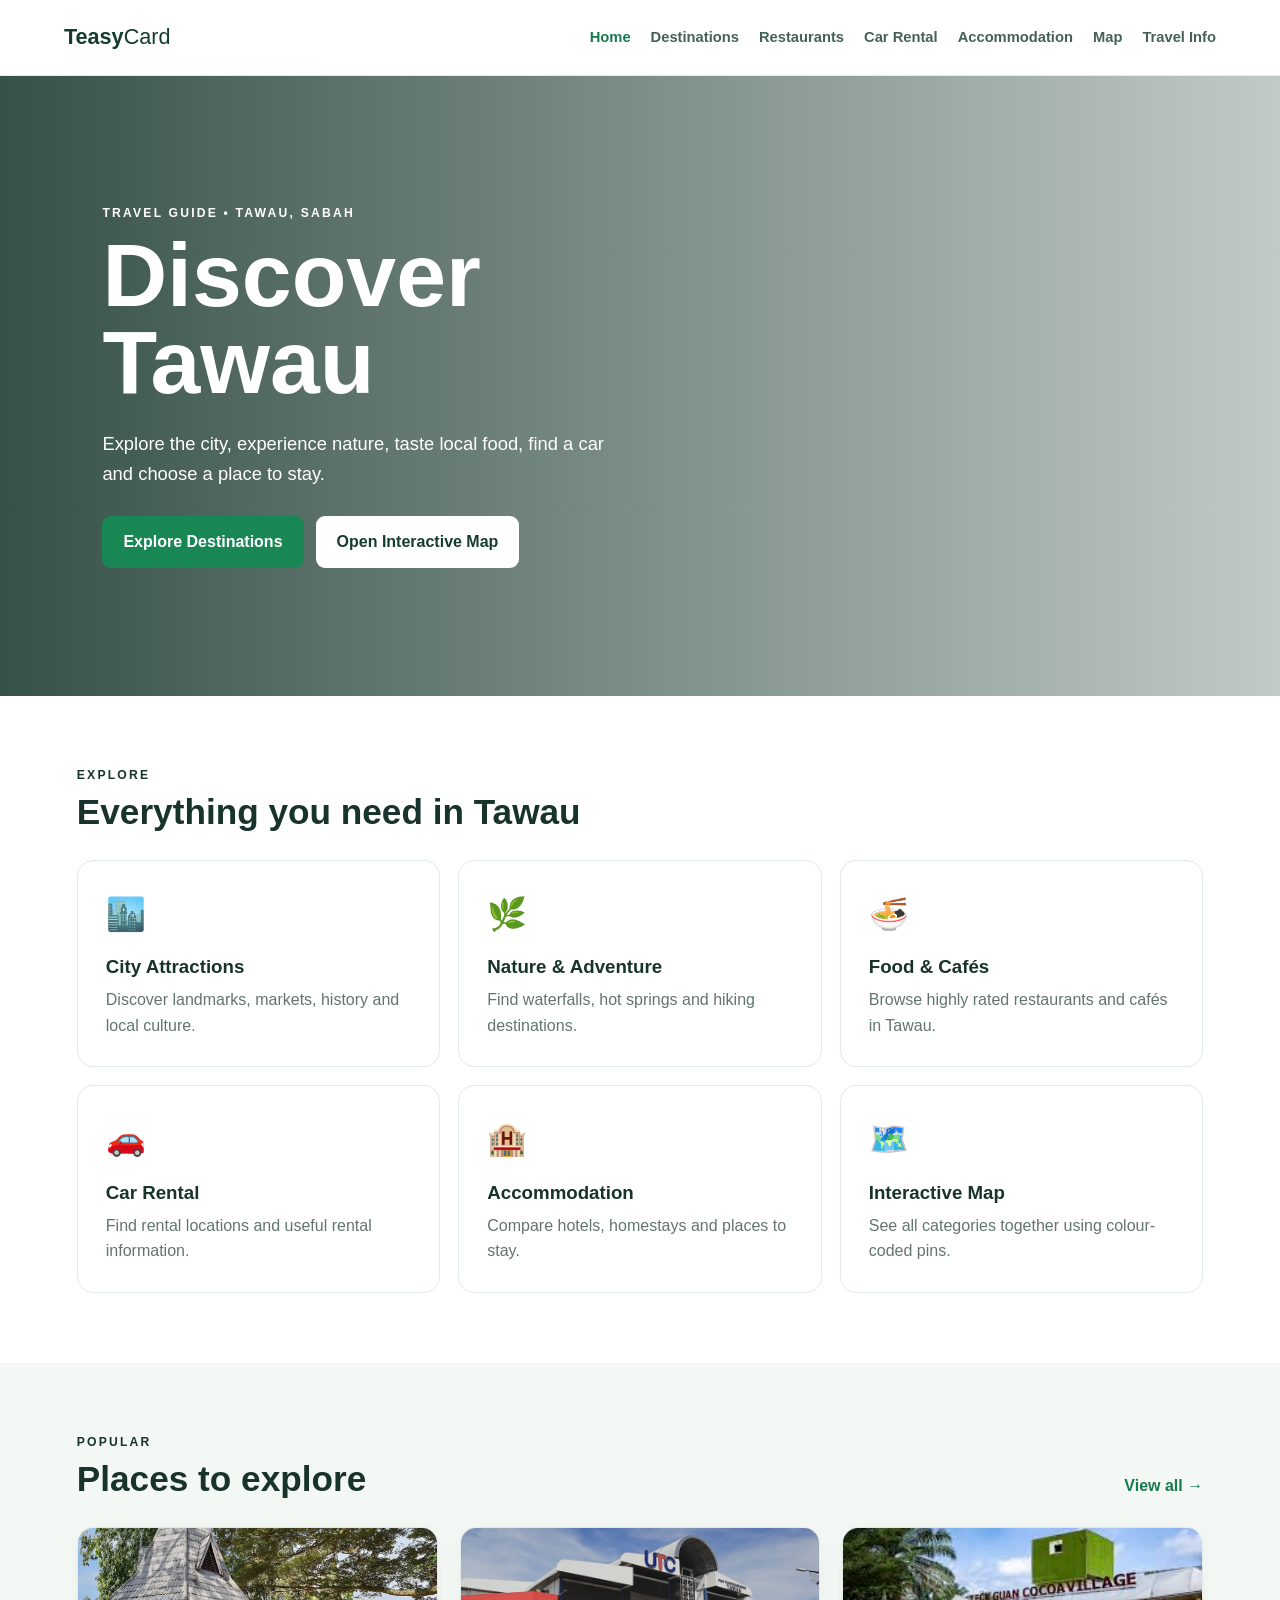
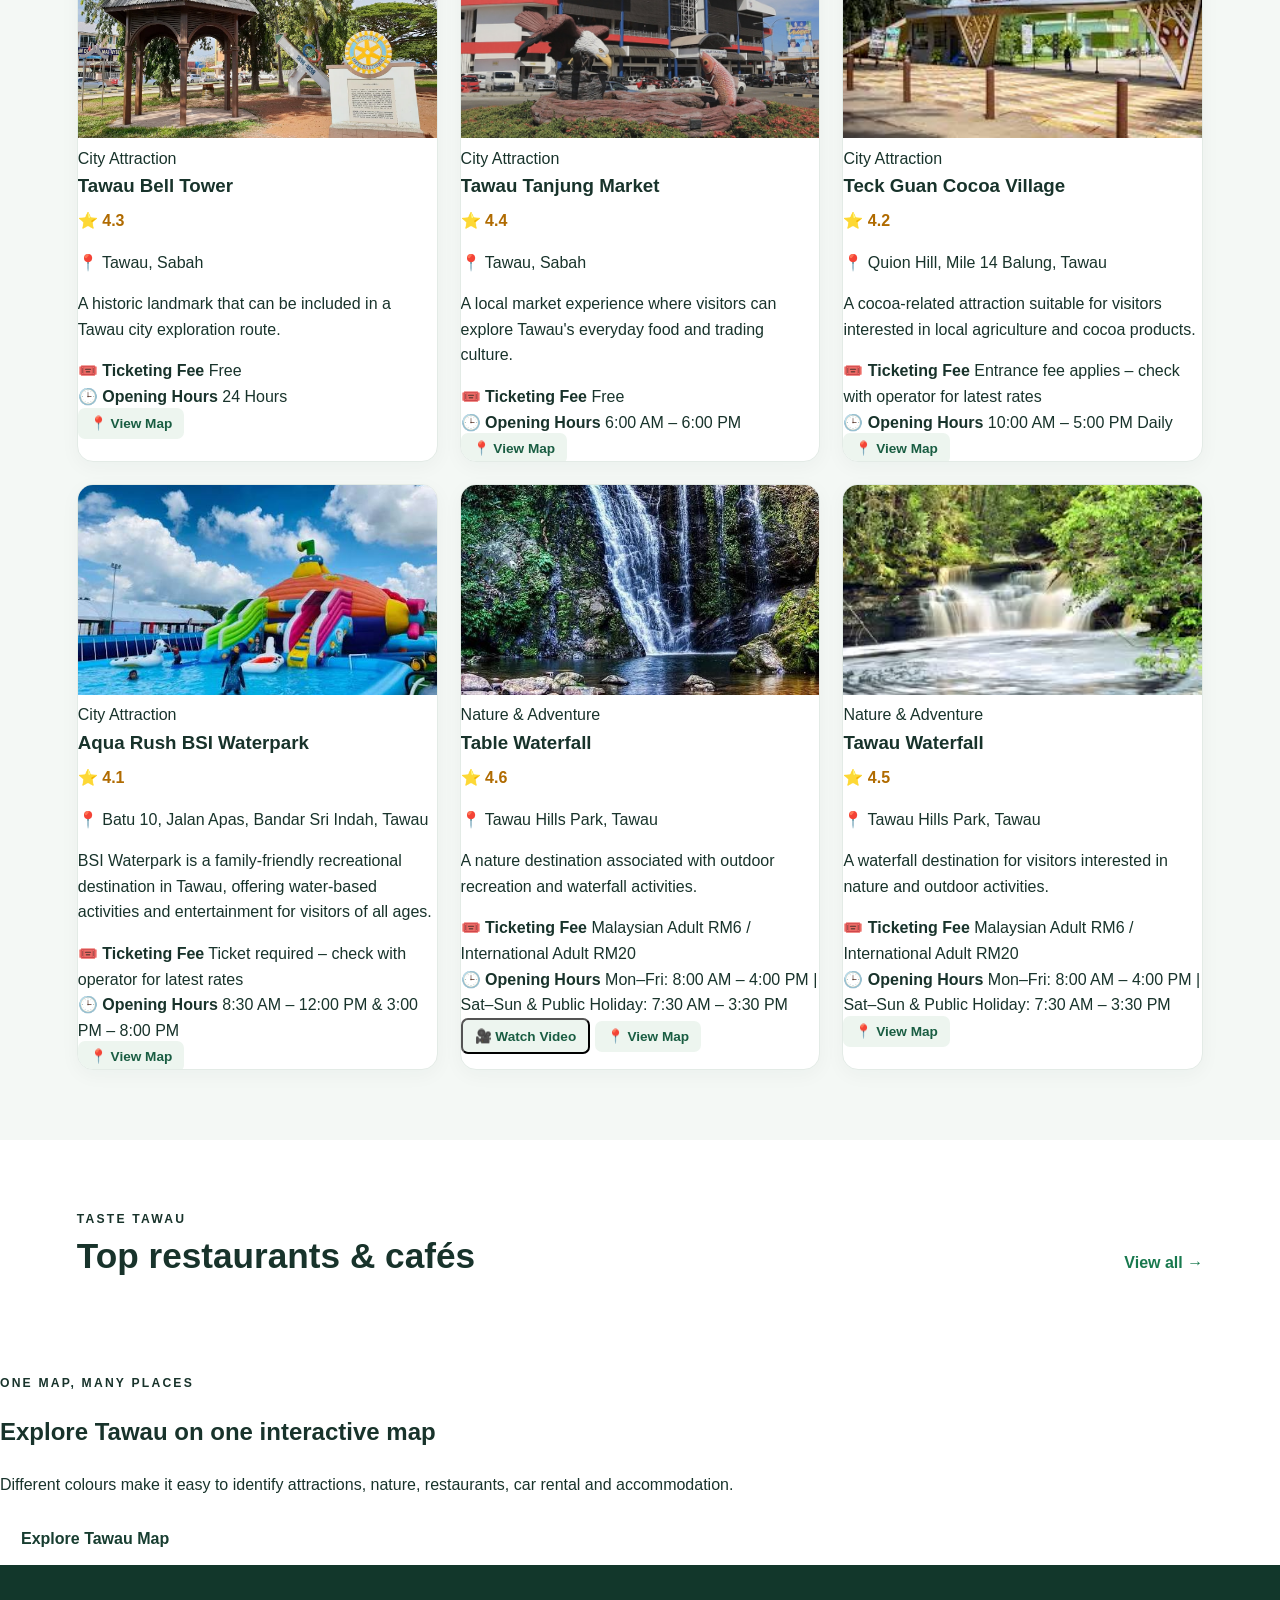
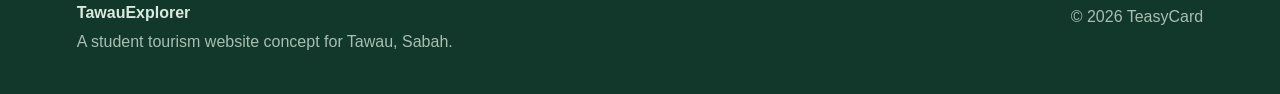
<file: index.html>
<!DOCTYPE html>
<html lang="en">
<head>
  <meta charset="UTF-8">
  <meta name="viewport" content="width=device-width, initial-scale=1.0">
  <meta name="description" content="TeasyCard- discover attractions, nature, restaurants, car rental and accommodation in Tawau, Sabah.">
 <title>TeasyCard</title>
  <link rel="stylesheet" href="css/style.css">
</head>
<body>
<header class="site-header">
<a class="logo" href="index.html">Teasy<span>Card</span></a>
  <button class="menu-toggle" aria-label="Open menu">☰</button>
  <nav class="nav">
    <a class="active" href="index.html">Home</a>
    <a href="destinations.html">Destinations</a>
    <a href="restaurants.html">Restaurants</a>
    <a href="car-rental.html">Car Rental</a>
    <a href="accommodation.html">Accommodation</a>
    <a href="map.html">Map</a>
    <a href="travel-info.html">Travel Info</a>
  </nav>
</header>

<main>
<section class="hero">
  <div class="hero-overlay">
    <p class="eyebrow">TRAVEL GUIDE • TAWAU, SABAH</p>
    <h1>Discover Tawau</h1>
    <p>Explore the city, experience nature, taste local food, find a car and choose a place to stay.</p>
    <div class="hero-actions">
      <a class="btn btn-primary" href="destinations.html">Explore Destinations</a>
      <a class="btn btn-light" href="map.html">Open Interactive Map</a>
    </div>
  </div>
</section>

<section class="section">
  <div class="section-heading">
    <div><p class="eyebrow">EXPLORE</p><h2>Everything you need in Tawau</h2></div>
  </div>
  <div class="feature-grid">
    <a class="feature-card" href="city-attractions.html"><span>🏙️</span><h3>City Attractions</h3><p>Discover landmarks, markets, history and local culture.</p></a>
    <a class="feature-card" href="nature.html"><span>🌿</span><h3>Nature & Adventure</h3><p>Find waterfalls, hot springs and hiking destinations.</p></a>
    <a class="feature-card" href="restaurants.html"><span>🍜</span><h3>Food & Cafés</h3><p>Browse highly rated restaurants and cafés in Tawau.</p></a>
    <a class="feature-card" href="car-rental.html"><span>🚗</span><h3>Car Rental</h3><p>Find rental locations and useful rental information.</p></a>
    <a class="feature-card" href="accommodation.html"><span>🏨</span><h3>Accommodation</h3><p>Compare hotels, homestays and places to stay.</p></a>
    <a class="feature-card" href="map.html"><span>🗺️</span><h3>Interactive Map</h3><p>See all categories together using colour-coded pins.</p></a>
  </div>
</section>

<section class="section soft">
  <div class="section-heading">
    <div><p class="eyebrow">POPULAR</p><h2>Places to explore</h2></div>
    <a class="text-link" href="destinations.html">View all →</a>
  </div>
  <div id="home-destinations" class="card-grid"></div>
</section>

<section class="section">
  <div class="section-heading">
    <div><p class="eyebrow">TASTE TAWAU</p><h2>Top restaurants & cafés</h2></div>
    <a class="text-link" href="restaurants.html">View all →</a>
  </div>
  <div id="home-restaurants" class="card-grid"></div>
</section>

<section class="map-cta">
  <div>
    <p class="eyebrow">ONE MAP, MANY PLACES</p>
    <h2>Explore Tawau on one interactive map</h2>
    <p>Different colours make it easy to identify attractions, nature, restaurants, car rental and accommodation.</p>
  </div>
  <a class="btn btn-light" href="map.html">Explore Tawau Map</a>
</section>
</main>

<footer class="footer">
  <div><strong>TawauExplorer</strong><p>A student tourism website concept for Tawau, Sabah.</p></div>
  <div><p>© 2026 TeasyCard</p></div>
</footer>
<script src="data/attractions.js"></script>
<script src="data/restaurants.js"></script>
<script src="js/app.js"></script>
</body>
</html>
</file>
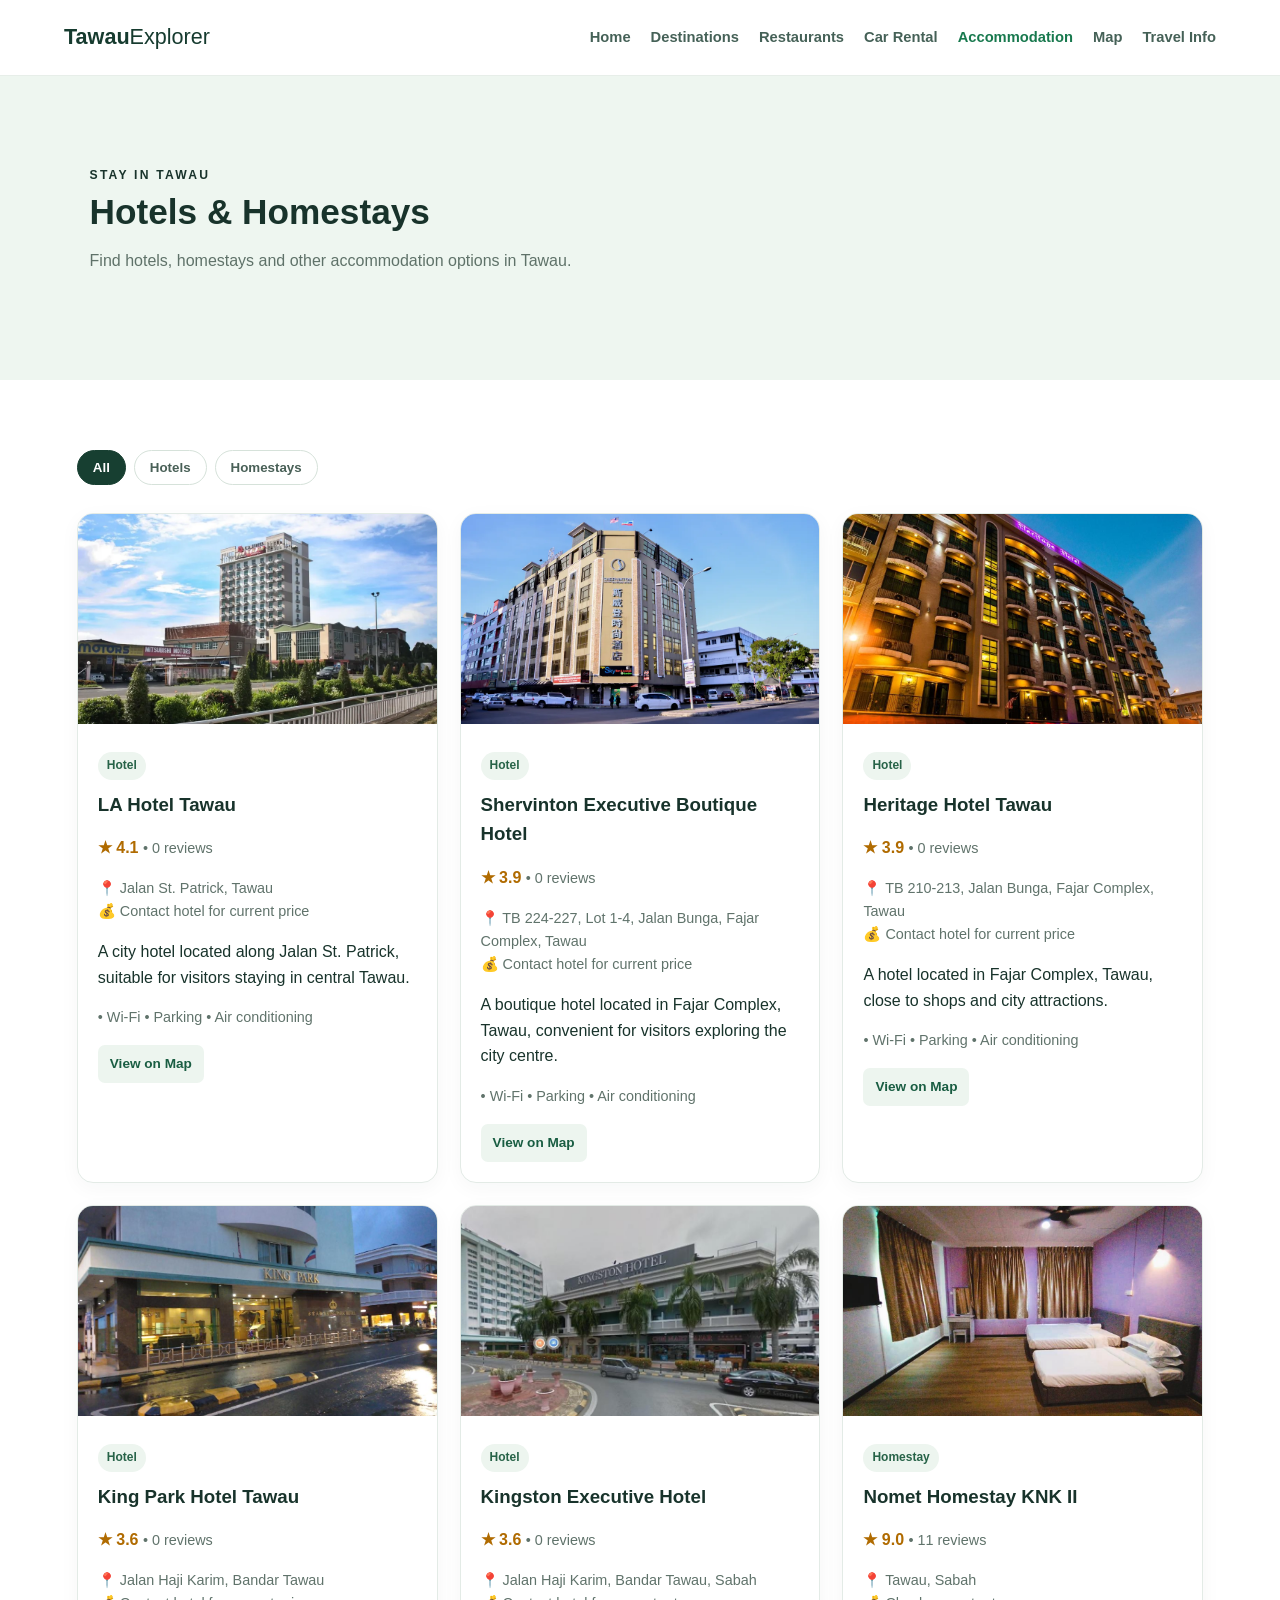
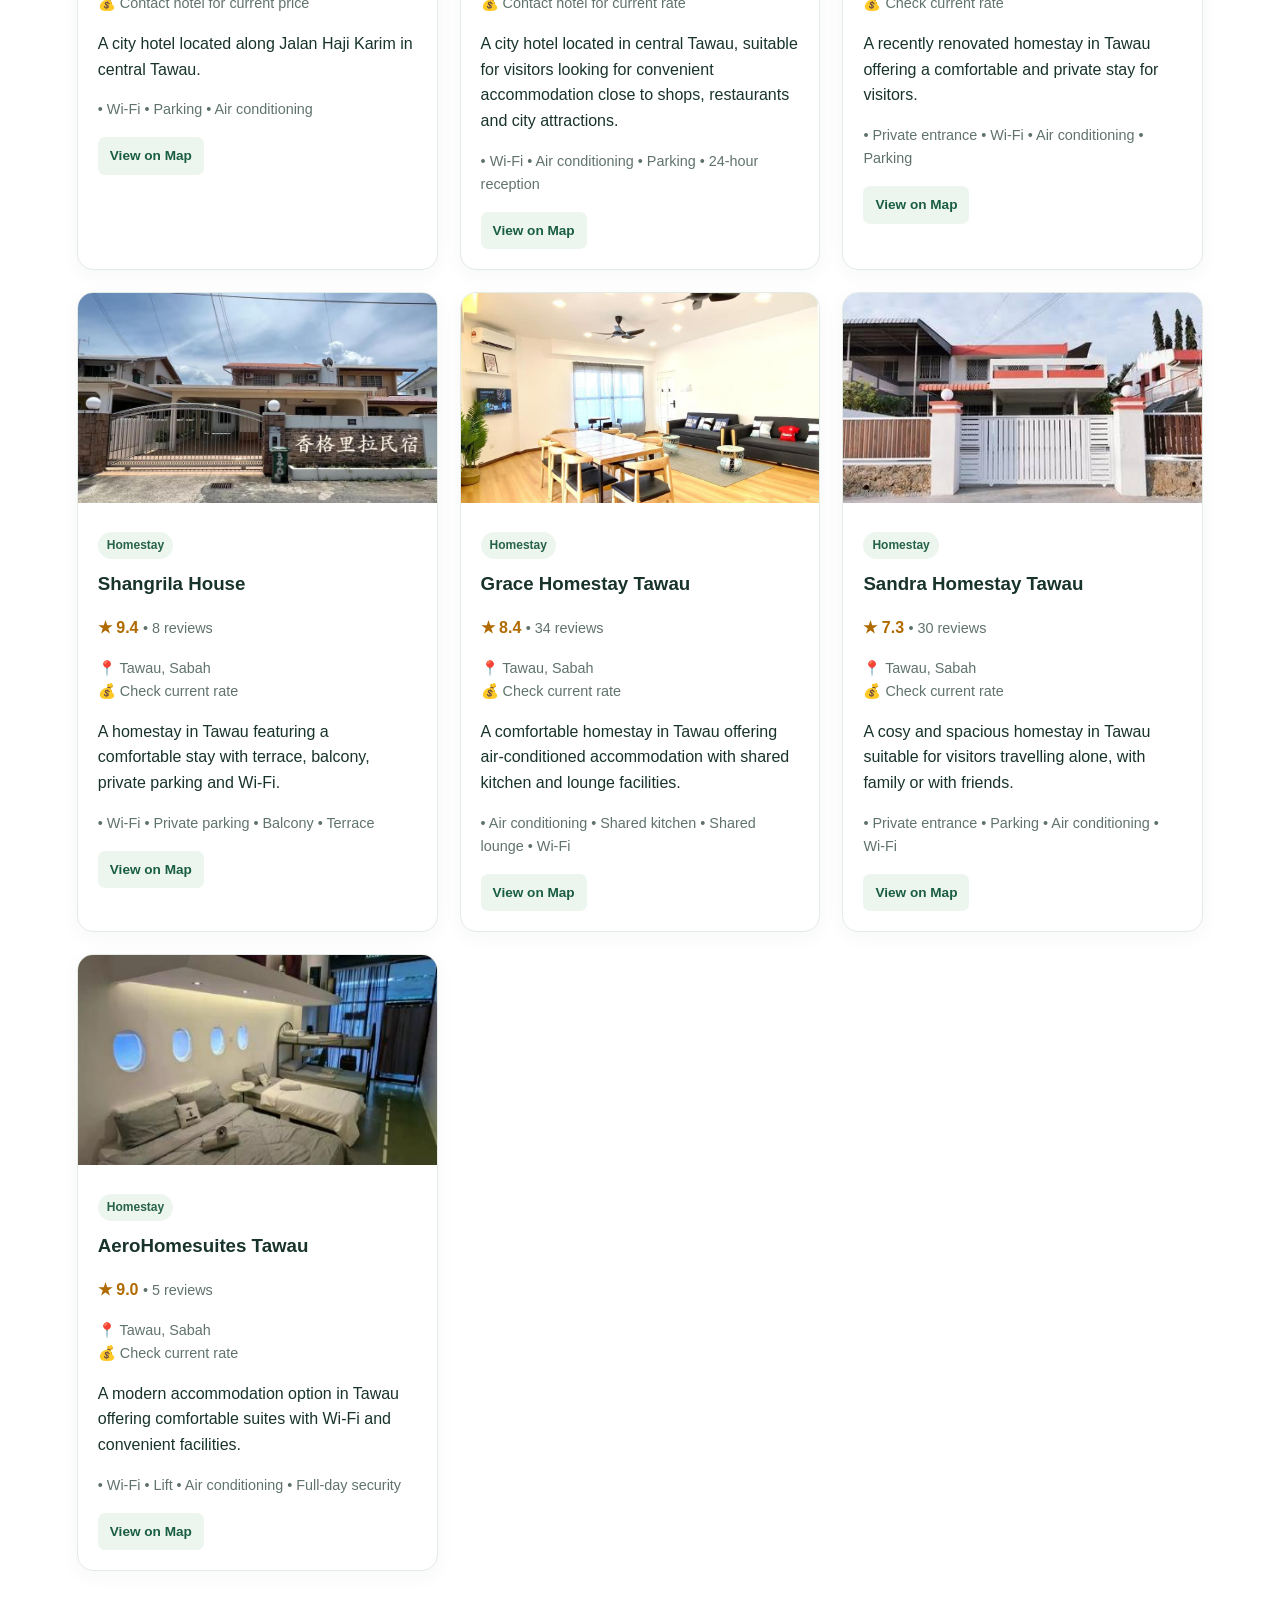
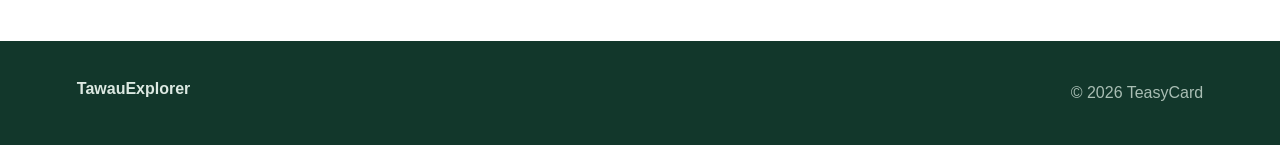
<file: accommodation.html>
<!DOCTYPE html>
<html lang="en"><head><meta charset="UTF-8"><meta name="viewport" content="width=device-width, initial-scale=1.0"><title>Accommodation | TeasyCard</title><link rel="stylesheet" href="css/style.css"></head>
<body><header class="site-header"><a class="logo" href="index.html">Tawau<span>Explorer</span></a><button class="menu-toggle">☰</button><nav class="nav"><a href="index.html">Home</a><a href="destinations.html">Destinations</a><a href="restaurants.html">Restaurants</a><a href="car-rental.html">Car Rental</a><a class="active" href="accommodation.html">Accommodation</a><a href="map.html">Map</a><a href="travel-info.html">Travel Info</a></nav></header>
<main><section class="page-hero"><p class="eyebrow">STAY IN TAWAU</p><h1>Hotels & Homestays</h1><p>Find hotels, homestays and other accommodation options in Tawau.</p></section>
<section class="section"><div class="tabs"><button class="tab active" data-stay-filter="all">All</button><button class="tab" data-stay-filter="hotel">Hotels</button><button class="tab" data-stay-filter="homestay">Homestays</button></div><div id="accommodation-list" class="card-grid"></div></section></main>
<footer class="footer"><strong>TawauExplorer</strong><p>© 2026 TeasyCard</p></footer><script src="data/accommodation.js"></script><script src="js/app.js"></script></body></html>
</file>
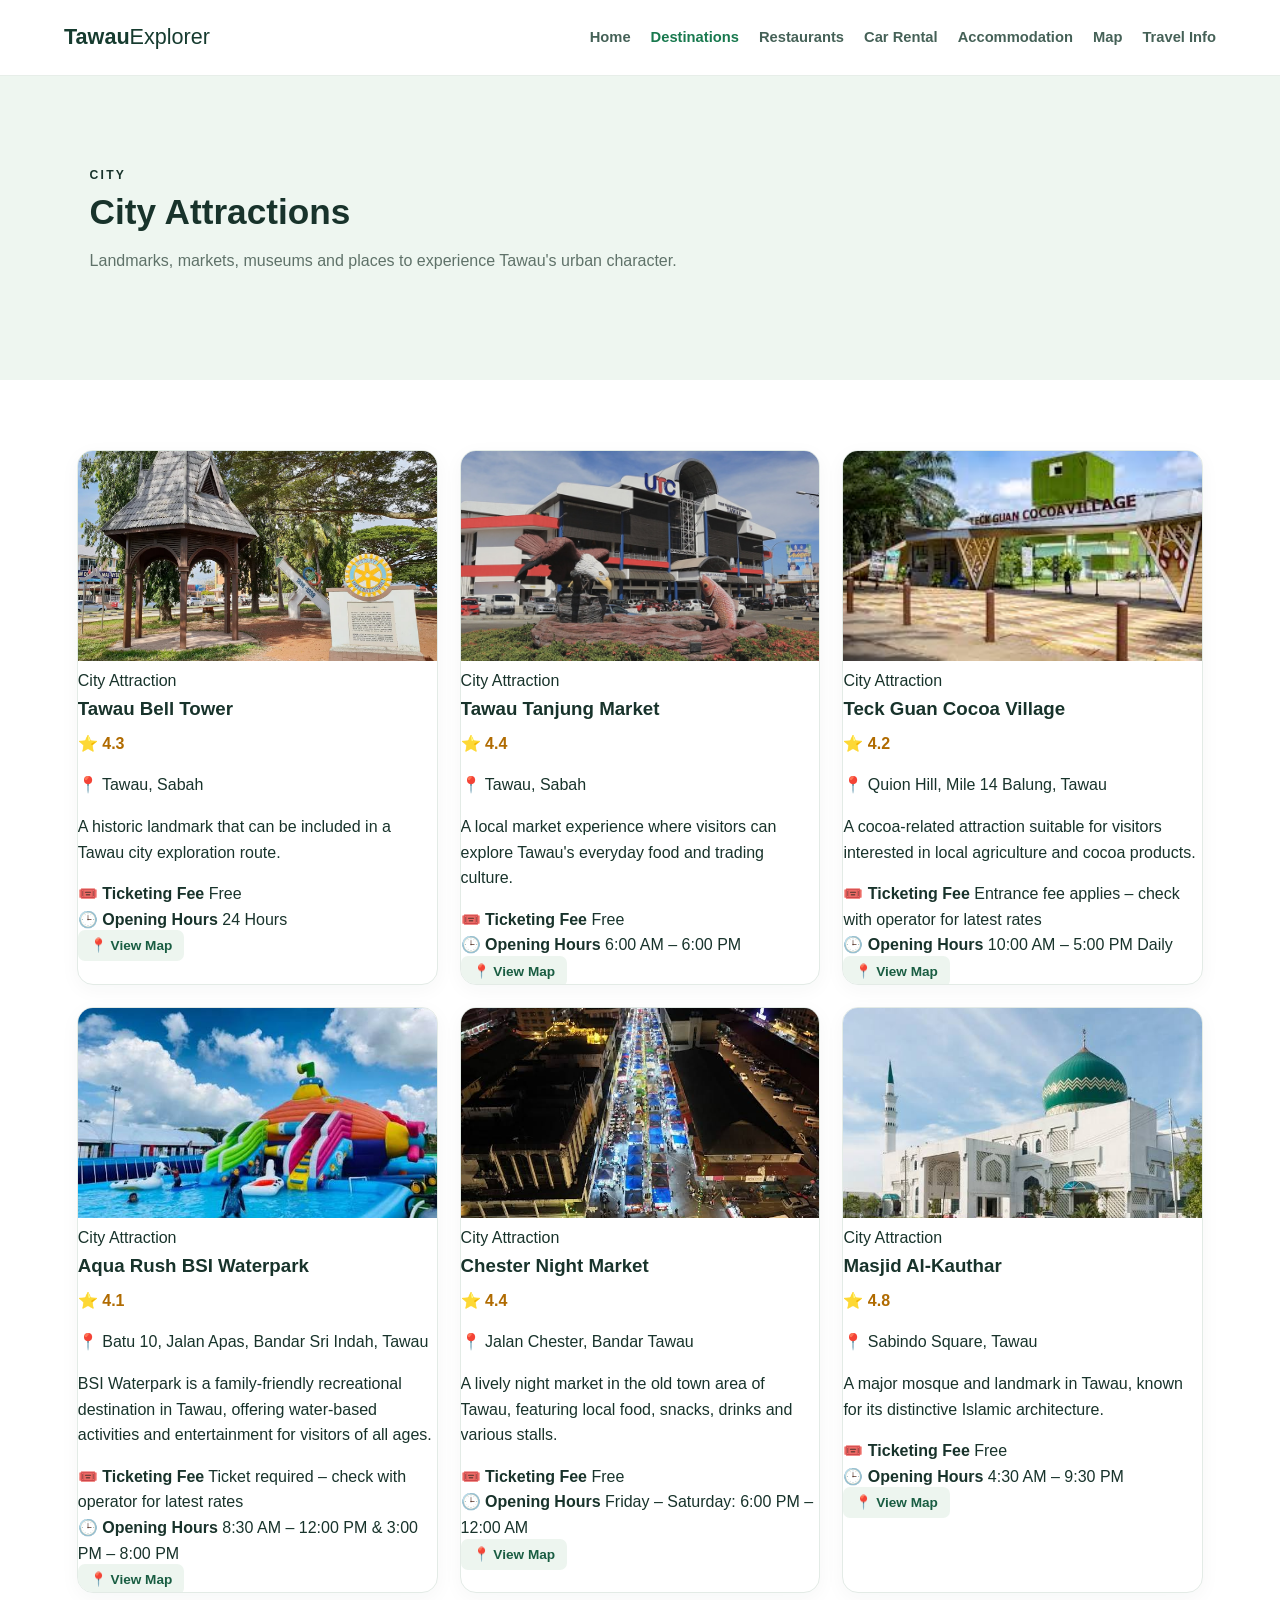
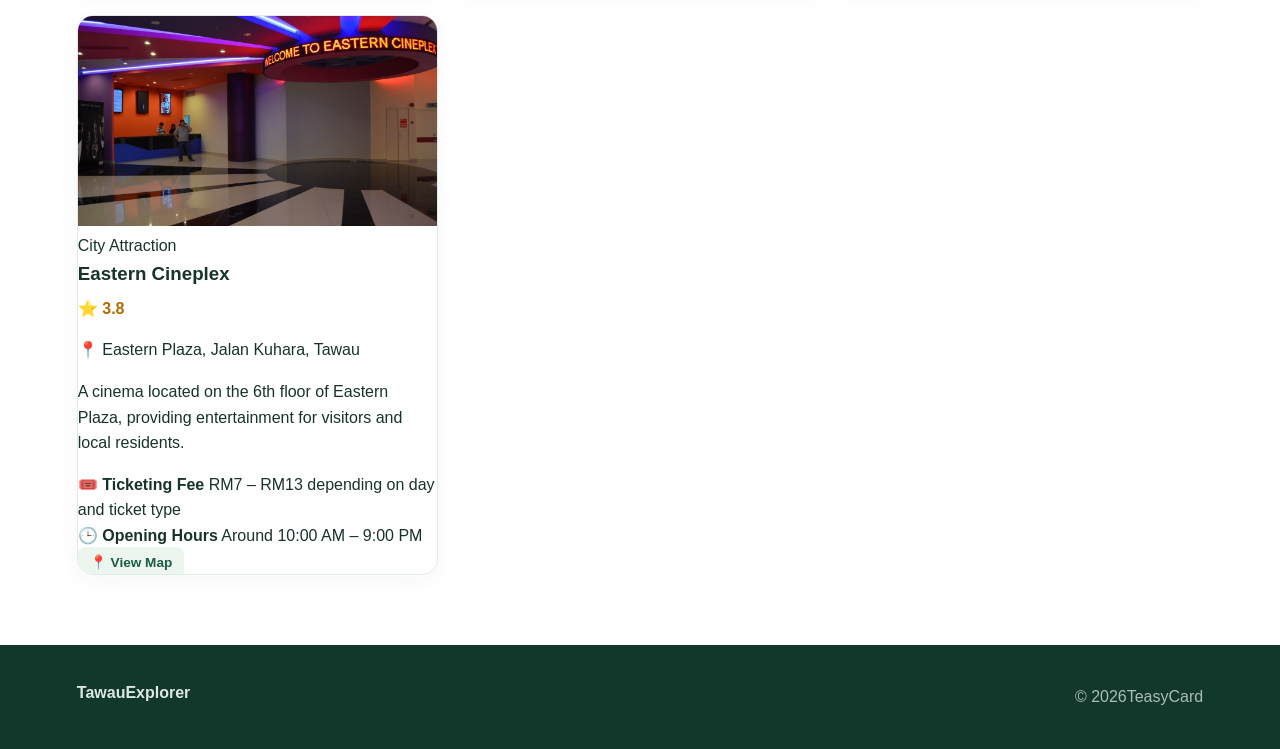
<file: city-attractions.html>
<!DOCTYPE html>
<html lang="en"><head><meta charset="UTF-8"><meta name="viewport" content="width=device-width, initial-scale=1.0"><title>City Attractions |TeasyCard</title><link rel="stylesheet" href="css/style.css"></head>
<body><header class="site-header"><a class="logo" href="index.html">Tawau<span>Explorer</span></a><button class="menu-toggle">☰</button><nav class="nav"><a href="index.html">Home</a><a class="active" href="destinations.html">Destinations</a><a href="restaurants.html">Restaurants</a><a href="car-rental.html">Car Rental</a><a href="accommodation.html">Accommodation</a><a href="map.html">Map</a><a href="travel-info.html">Travel Info</a></nav></header><main><section class="page-hero"><p class="eyebrow">CITY</p><h1>City Attractions</h1><p>Landmarks, markets, museums and places to experience Tawau's urban character.</p></section><section class="section"><div id="city-list" class="card-grid"></div></section></main><footer class="footer"><strong>TawauExplorer</strong><p>© 2026TeasyCard</p></footer><script src="data/attractions.js"></script><script src="js/app.js"></script></body></html>
</file>
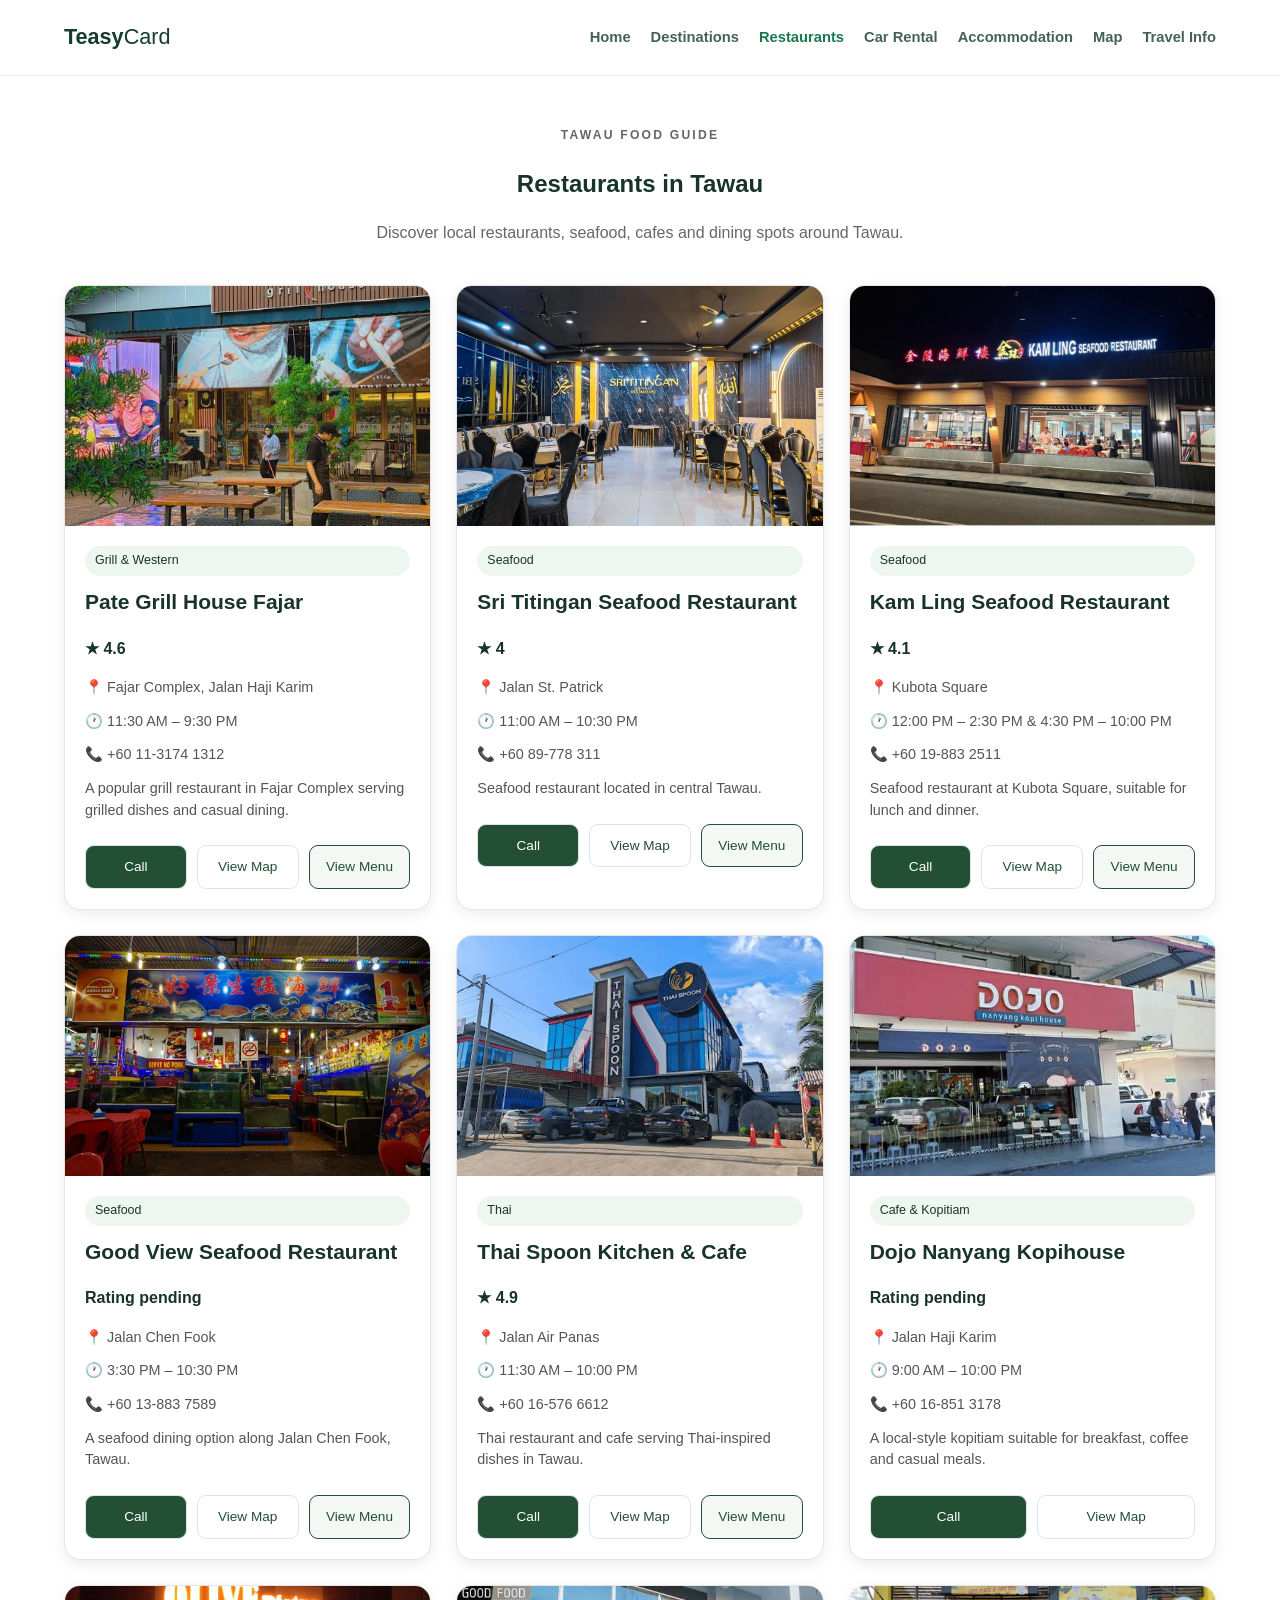
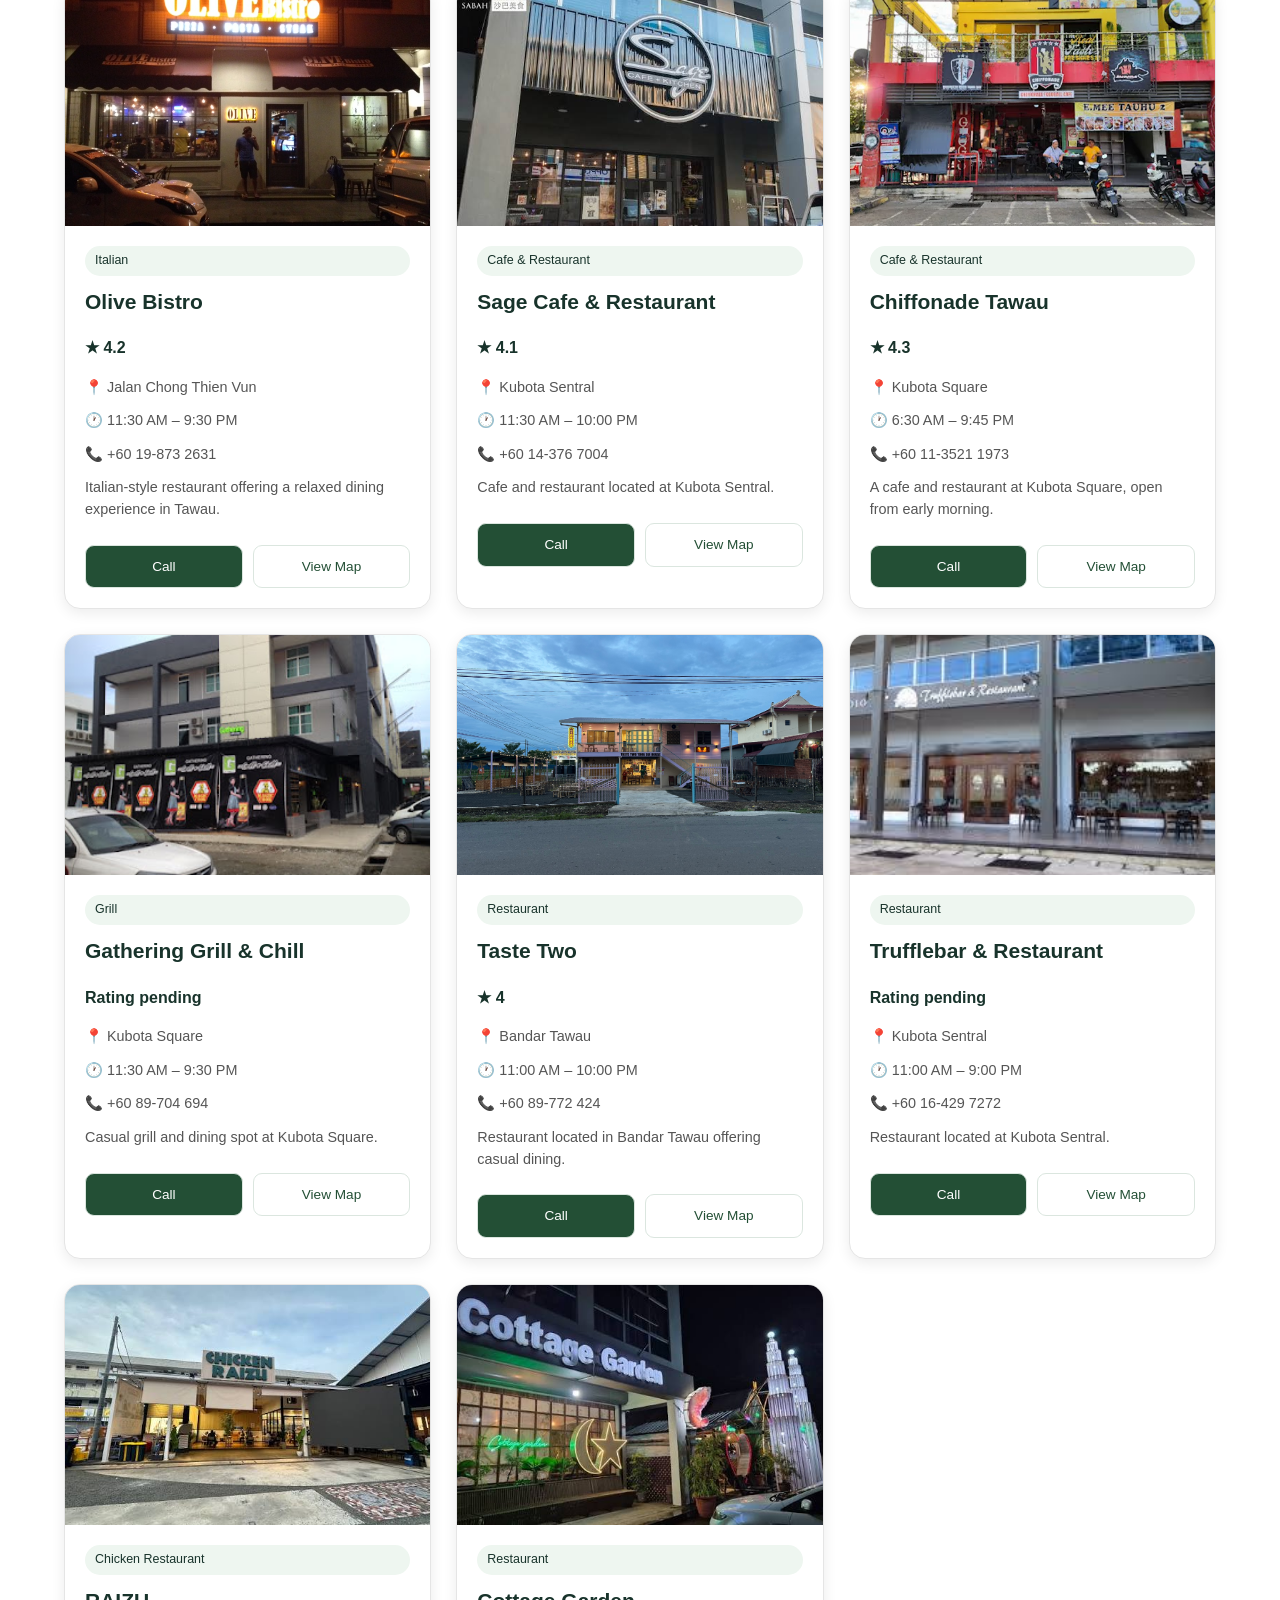
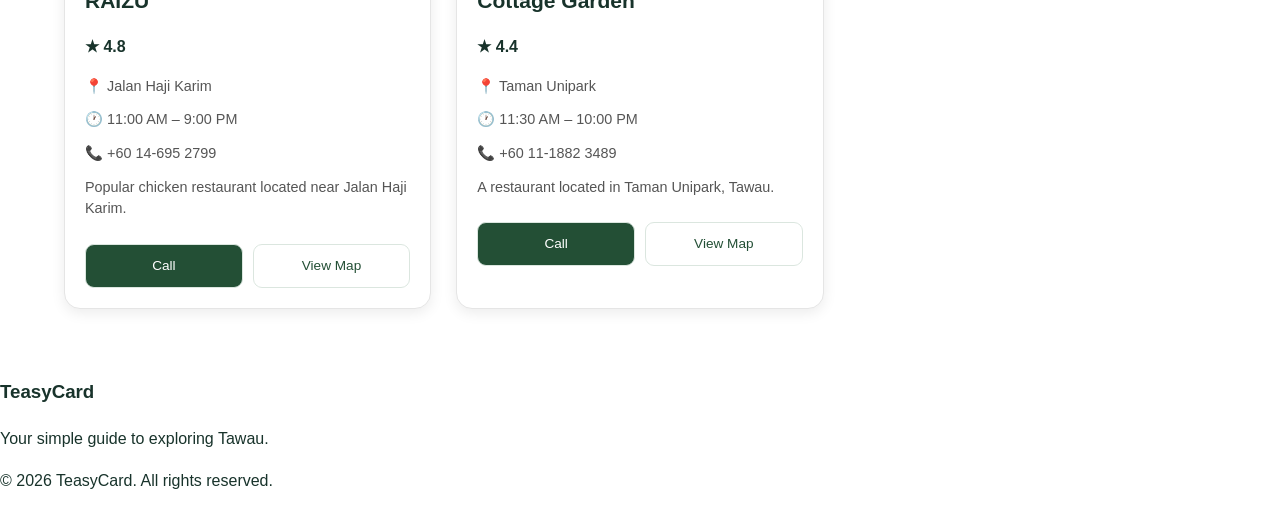
<file: restaurants.html>
<!DOCTYPE html>
<html lang="en">

<head>
    <meta charset="UTF-8">
    <meta name="viewport" content="width=device-width, initial-scale=1.0">

    <title>Restaurants | TeasyCard</title>

    <link rel="stylesheet" href="css/style.css">

    <style>
        .restaurant-section {
            padding: 50px 5%;
        }

        .restaurant-header {
            text-align: center;
            margin-bottom: 40px;
        }

        .restaurant-header h1 {
            margin-bottom: 10px;
        }

        .restaurant-header p {
            color: #666;
        }

        .restaurant-grid {
            display: grid;
            grid-template-columns: repeat(3, 1fr);
            gap: 25px;
        }

        .restaurant-card {
            background: #fff;
            border-radius: 16px;
            overflow: hidden;
            border: 1px solid #e5e5e5;
            box-shadow: 0 4px 14px rgba(0,0,0,0.08);
            display: flex;
            flex-direction: column;
            min-height: 500px;
        }

        .restaurant-card img {
            width: 100%;
            height: 240px;
            object-fit: cover;
            display: block;
        }

        .restaurant-card-content {
            padding: 20px;
            display: flex;
            flex-direction: column;
            flex: 1;
        }

        .restaurant-card h3 {
            margin: 0 0 10px;
            font-size: 21px;
            line-height: 1.3;
        }

        .restaurant-card p {
            margin: 6px 0;
            line-height: 1.5;
        }

        .restaurant-card .description {
            margin-top: 10px;
            line-height: 1.5;
            flex: 1;
        }

        .restaurant-category {
            display: inline-block;
            font-size: .78rem;
            padding: 5px 10px;
            border-radius: 20px;
            background: #eef6f0;
            margin-bottom: 12px;
        }

        .restaurant-detail {
            margin: 8px 0;
            color: #555;
            font-size: .9rem;
        }

        .restaurant-rating {
            margin: 10px 0;
            font-weight: 600;
        }

        .restaurant-buttons {
            display: flex;
            gap: 10px;
            margin-top: 18px;
        }

        .restaurant-buttons a {
            flex: 1;
            text-align: center;
            text-decoration: none;
            padding: 10px;
            border-radius: 9px;
            font-size: .85rem;
            border: 1px solid #dbe6df;
        }

        .restaurant-buttons a:first-child {
            background: #234f35;
            color: white;
        }

        .restaurant-buttons a:nth-child(2) {
            color: #234f35;
            background: white;
        }

        /* VIEW MENU BUTTON */
        .restaurant-buttons .menu-button {
            background: #f4f8f5;
            color: #234f35;
            border: 1px solid #234f35;
        }

        .restaurant-buttons .menu-button:hover {
            background: #234f35;
            color: white;
        }

        @media (max-width: 900px) {
            .restaurant-grid {
                grid-template-columns: repeat(2, 1fr);
            }
        }

        @media (max-width: 600px) {
            .restaurant-section {
                padding: 35px 4%;
            }

            .restaurant-grid {
                grid-template-columns: 1fr;
            }
        }
    </style>
</head>


<body>

<header class="site-header">

    <a class="logo" href="index.html">
        Teasy<span>Card</span>
    </a>

    <button class="menu-toggle">☰</button>

    <nav class="nav">
        <a href="index.html">Home</a>
        <a href="destinations.html">Destinations</a>
        <a class="active" href="restaurants.html">Restaurants</a>
        <a href="car-rental.html">Car Rental</a>
        <a href="accommodation.html">Accommodation</a>
        <a href="map.html">Map</a>
        <a href="travel-info.html">Travel Info</a>
    </nav>

</header>


<main>

<section class="restaurant-section">

    <div class="restaurant-header">

        <p class="eyebrow">TAWAU FOOD GUIDE</p>

        <h1>Restaurants in Tawau</h1>

        <p>
            Discover local restaurants, seafood,
            cafes and dining spots around Tawau.
        </p>

    </div>


    <div id="restaurant-grid" class="restaurant-grid"></div>

</section>

</main>


<footer class="site-footer">

    <div>
        <h3>TeasyCard</h3>
        <p>Your simple guide to exploring Tawau.</p>
    </div>

    <div>
        <p>© 2026 TeasyCard. All rights reserved.</p>
    </div>

</footer>


<script src="data/restaurants.js"></script>


<script>

const grid = document.getElementById("restaurant-grid");


if (typeof restaurants !== "undefined") {

    restaurants.forEach(function (restaurant) {

        const image =
            restaurant.image ||
            "https://images.unsplash.com/photo-1517248135467-4c7edcad34c4?auto=format&fit=crop&w=900&q=80";


        const rating =
            restaurant.rating
            ? `★ ${restaurant.rating}`
            : "Rating pending";


        const phone =
            restaurant.phone || "Contact restaurant";


        const location =
            restaurant.location || "Tawau";


        const hours =
            restaurant.hours || "Contact restaurant";


        const category =
            restaurant.category || "Restaurant";


        const description =
            restaurant.description ||
            "A dining place located in Tawau.";


        const map =
            `https://www.google.com/maps/search/?api=1&query=${encodeURIComponent(
                restaurant.name + ", " + location
            )}`;


        const card =
            document.createElement("div");


        card.className =
            "restaurant-card";


        card.innerHTML = `

            <div class="restaurant-card-image">

                <img
                    src="${image}"
                    alt="${restaurant.name}"
                    loading="lazy"
                >

            </div>


            <div class="restaurant-card-content">

                <span class="restaurant-category">
                    ${category}
                </span>


                <h3>
                    ${restaurant.name}
                </h3>


                <div class="restaurant-rating">
                    ${rating}
                </div>


                <p class="restaurant-detail">
                    📍 ${location}
                </p>


                <p class="restaurant-detail">
                    🕐 ${hours}
                </p>


                <p class="restaurant-detail">
                    📞 ${phone}
                </p>


                <p class="restaurant-detail">
                    ${description}
                </p>


                <div class="restaurant-buttons">

                    <a href="tel:${phone}">
                        Call
                    </a>


                    <a
                        href="${map}"
                        target="_blank"
                        rel="noopener">
                        View Map
                    </a>


                    ${
                        restaurant.menu
                        ? `
                        <a
                            href="${restaurant.menu}"
                            class="menu-button">
                            View Menu
                        </a>
                        `
                        : ""
                    }

                </div>

            </div>

        `;


        grid.appendChild(card);

    });

}

else {

    grid.innerHTML = `
        <p>
            Restaurant data could not be loaded.
        </p>
    `;

}

</script>


</body>
</html>
</file>
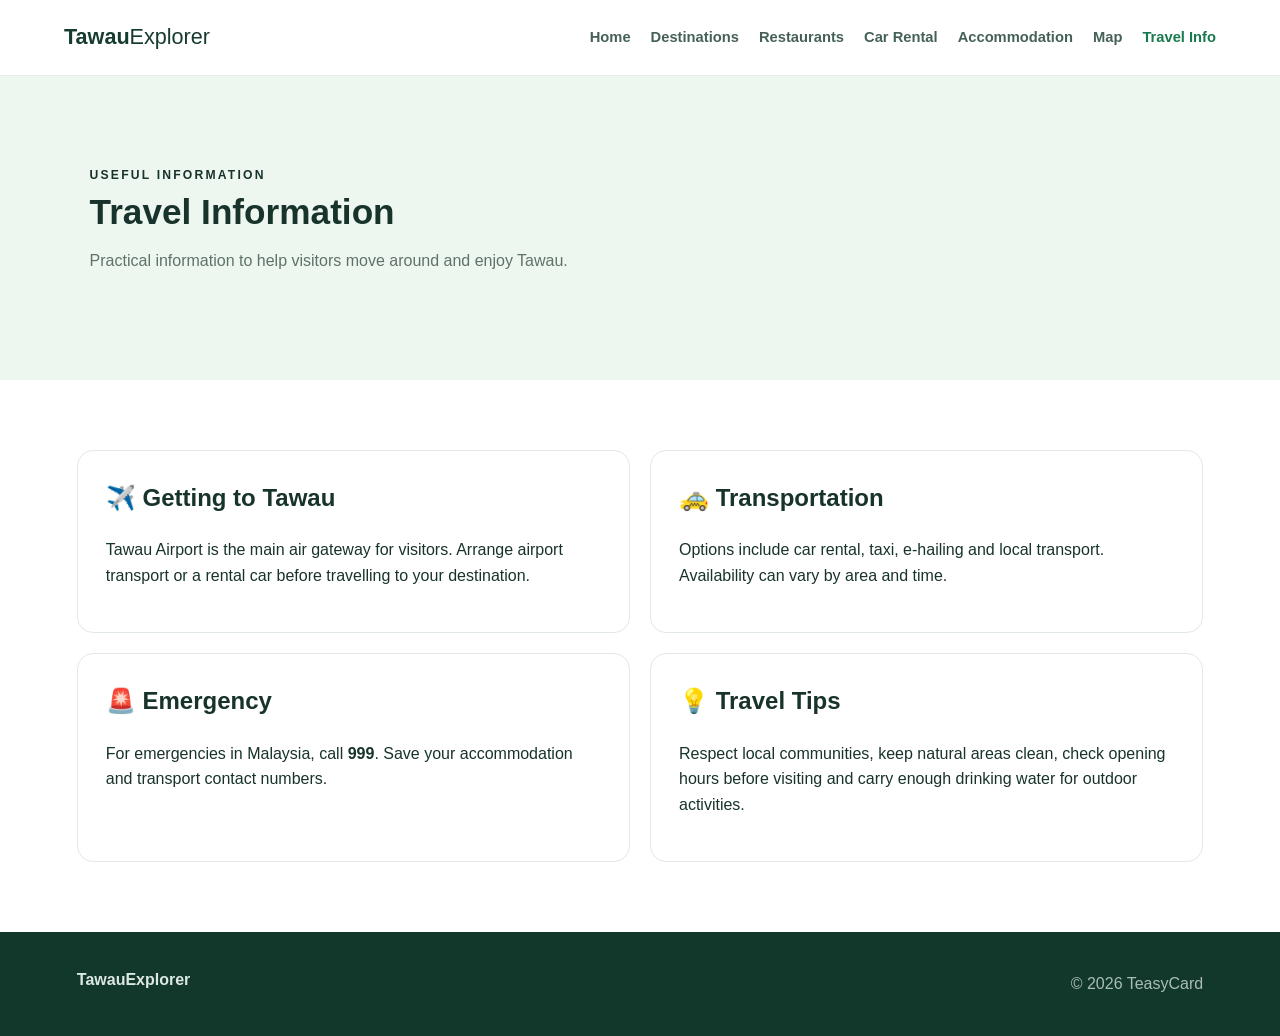
<file: travel-info.html>
<!DOCTYPE html>
<html lang="en"><head><meta charset="UTF-8"><meta name="viewport" content="width=device-width, initial-scale=1.0"><title>Travel Information |TeasyCard</title><link rel="stylesheet" href="css/style.css"></head>
<body><header class="site-header"><a class="logo" href="index.html">Tawau<span>Explorer</span></a><button class="menu-toggle">☰</button><nav class="nav"><a href="index.html">Home</a><a href="destinations.html">Destinations</a><a href="restaurants.html">Restaurants</a><a href="car-rental.html">Car Rental</a><a href="accommodation.html">Accommodation</a><a href="map.html">Map</a><a class="active" href="travel-info.html">Travel Info</a></nav></header>
<main><section class="page-hero"><p class="eyebrow">USEFUL INFORMATION</p><h1>Travel Information</h1><p>Practical information to help visitors move around and enjoy Tawau.</p></section>
<section class="section"><div class="info-grid"><article class="info-card"><h2>✈️ Getting to Tawau</h2><p>Tawau Airport is the main air gateway for visitors. Arrange airport transport or a rental car before travelling to your destination.</p></article><article class="info-card"><h2>🚕 Transportation</h2><p>Options include car rental, taxi, e-hailing and local transport. Availability can vary by area and time.</p></article><article class="info-card"><h2>🚨 Emergency</h2><p>For emergencies in Malaysia, call <strong>999</strong>. Save your accommodation and transport contact numbers.</p></article><article class="info-card"><h2>💡 Travel Tips</h2><p>Respect local communities, keep natural areas clean, check opening hours before visiting and carry enough drinking water for outdoor activities.</p></article></div></section></main><footer class="footer"><strong>TawauExplorer</strong><p>© 2026 TeasyCard</p></footer></body></html>
</file>
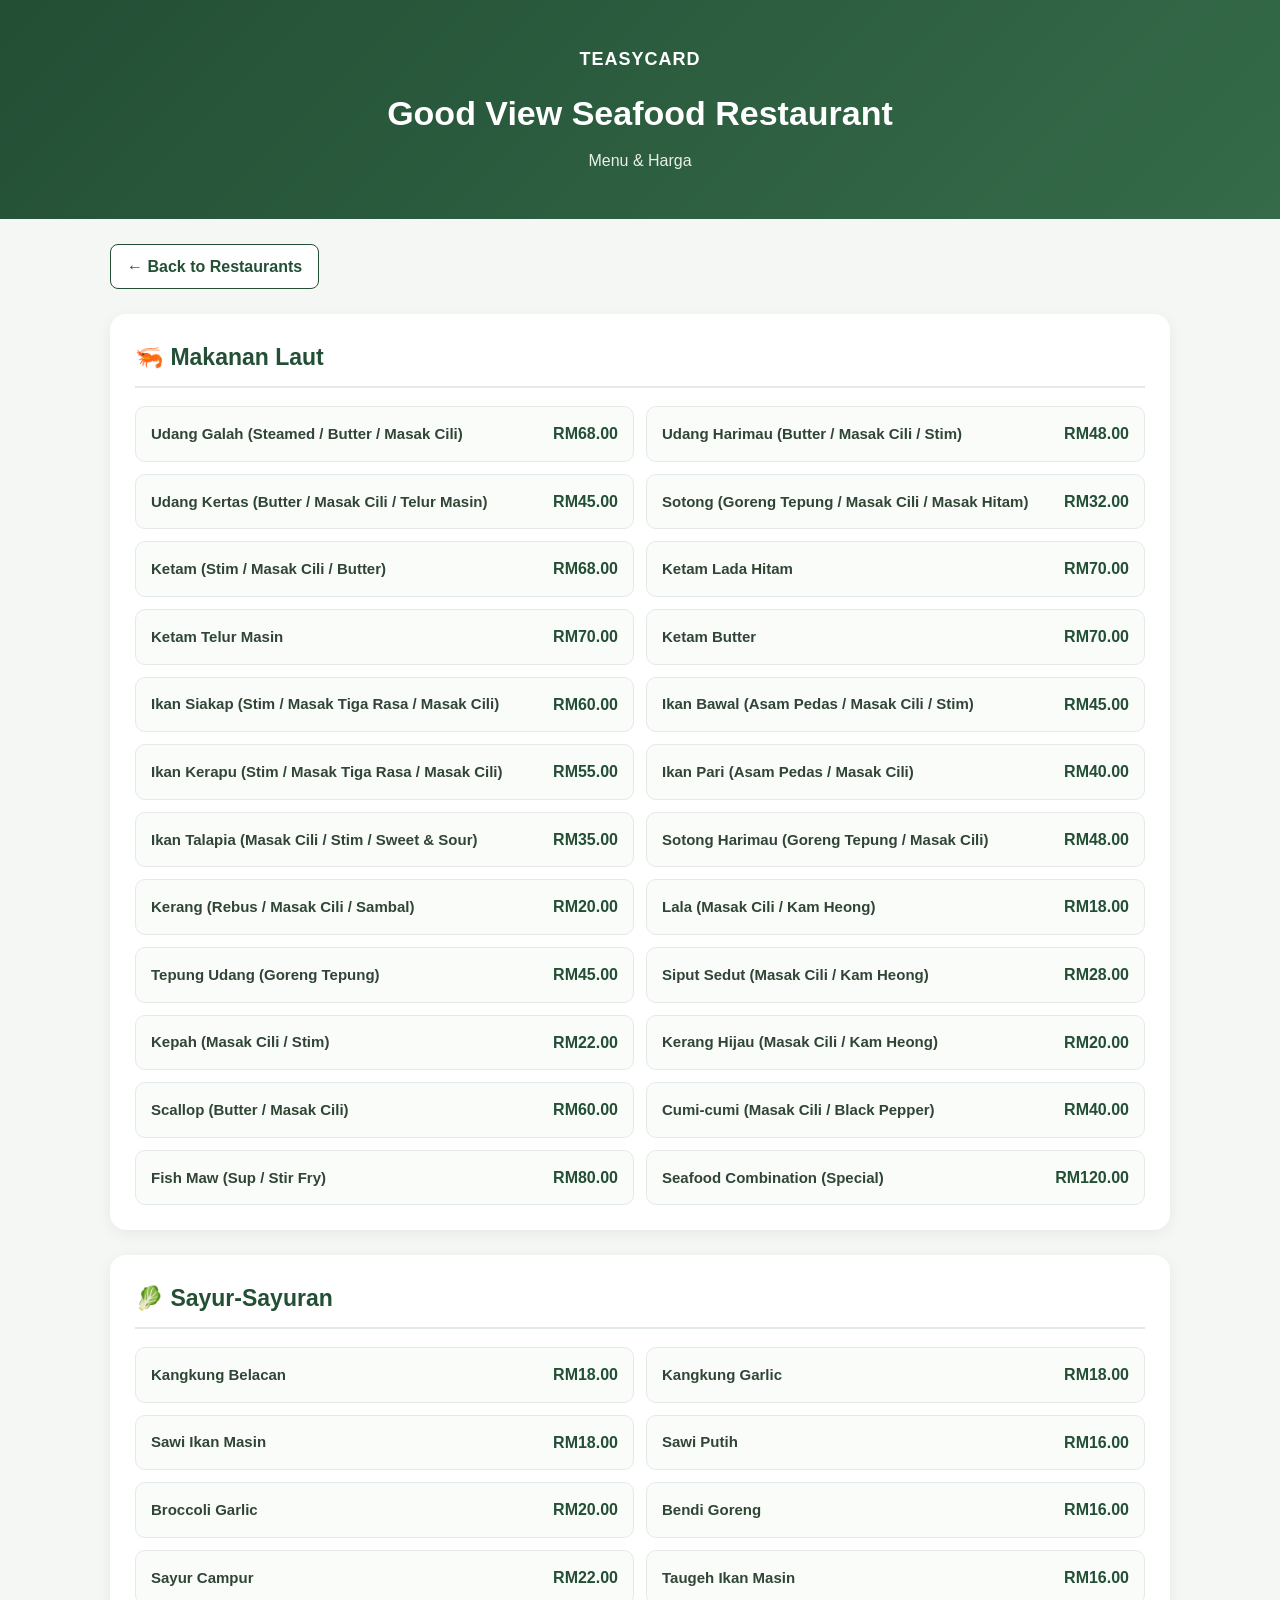
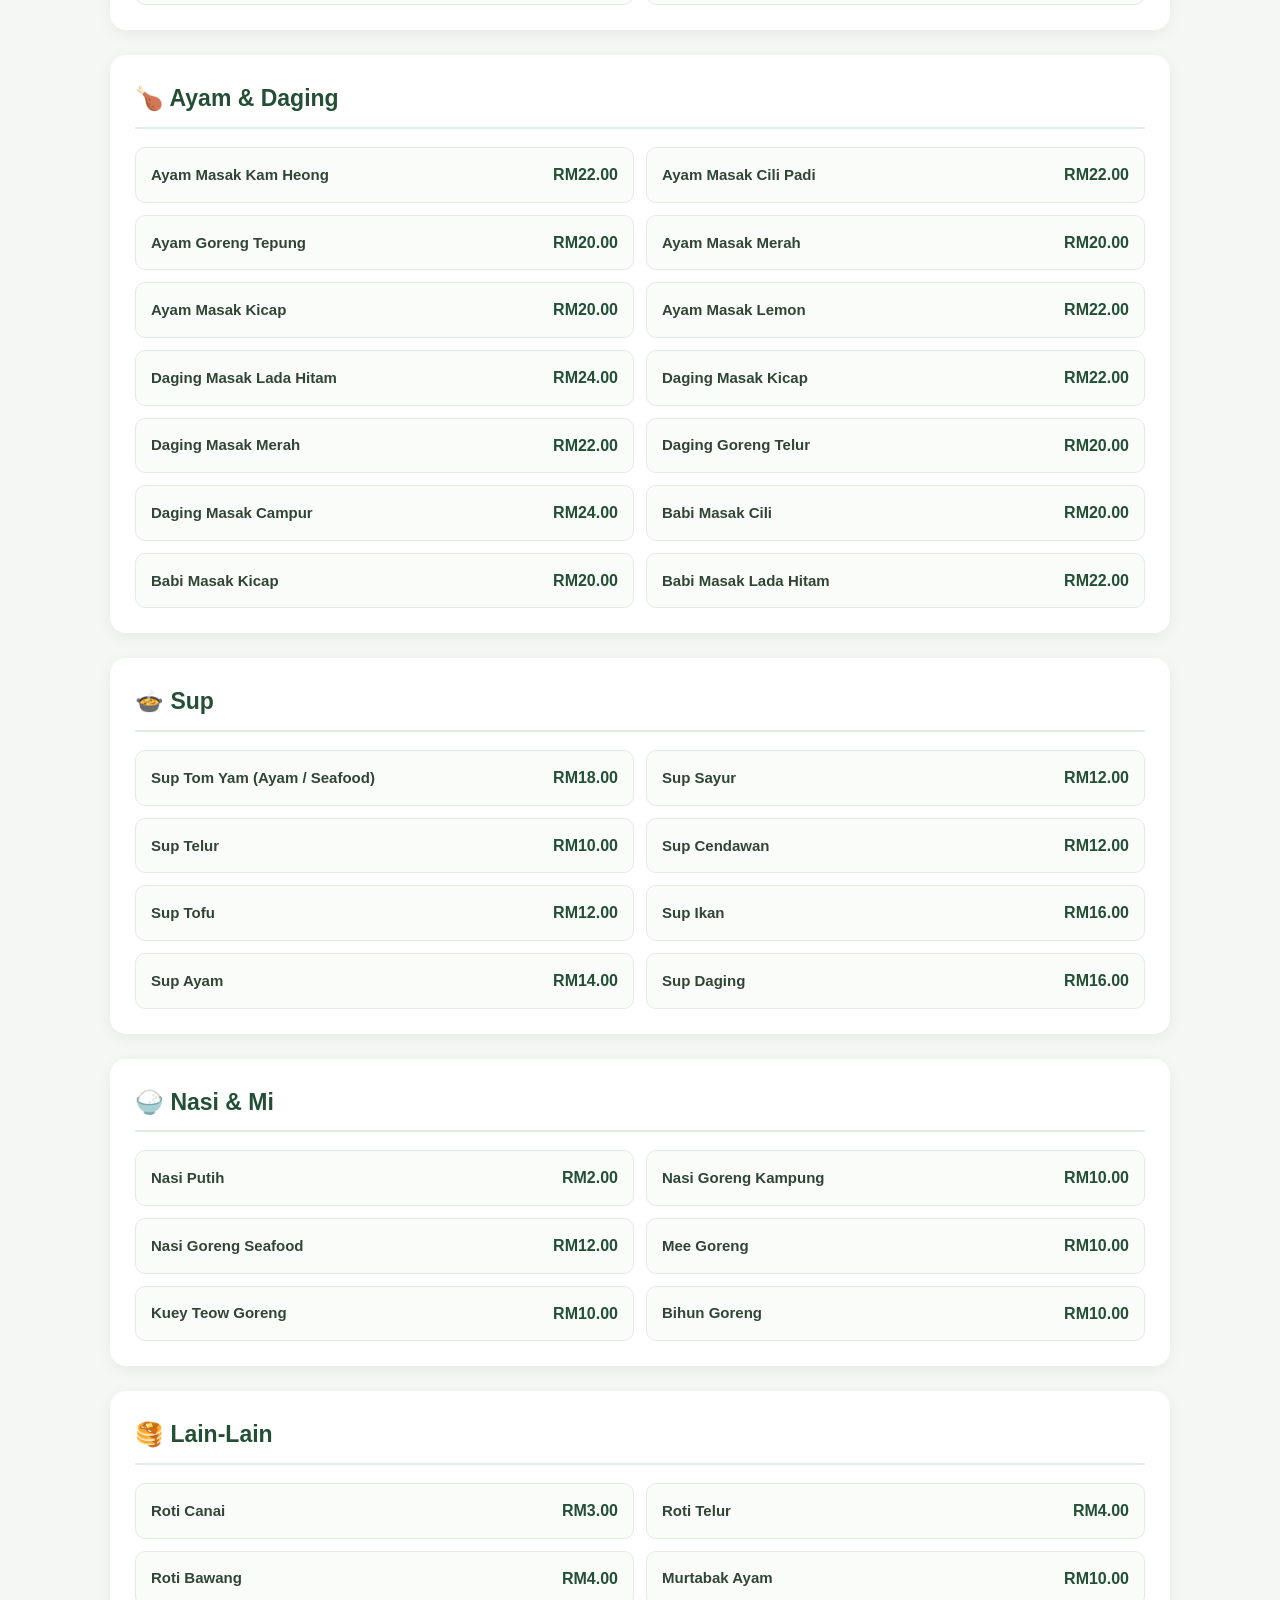
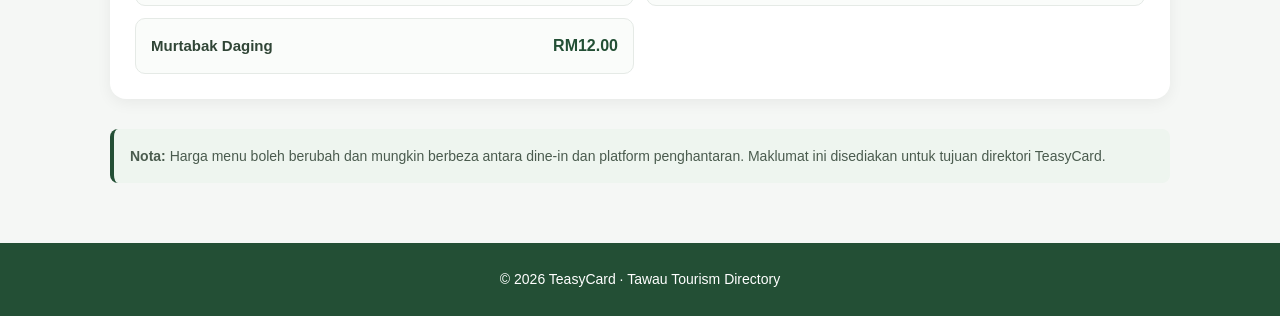
<file: menus/good-view-seafood.html>
<!DOCTYPE html>
<html lang="en">
<head>
<meta charset="UTF-8">
<meta name="viewport" content="width=device-width, initial-scale=1.0">
<title>Good View Seafood Restaurant | TeasyCard</title>

<style>
*{box-sizing:border-box;margin:0;padding:0}
body{font-family:Arial,Helvetica,sans-serif;background:#f5f7f5;color:#243b2b;line-height:1.6}
.menu-header{background:linear-gradient(135deg,#234f35,#356b49);color:white;text-align:center;padding:45px 20px}
.brand{font-size:18px;font-weight:bold;letter-spacing:1px;margin-bottom:12px}
.menu-header h1{font-size:34px;margin-bottom:8px}
.menu-header p{font-size:16px;opacity:.9}
.back-container{max-width:1100px;margin:25px auto 0;padding:0 20px}
.back-button{display:inline-block;text-decoration:none;color:#234f35;font-weight:bold;border:1px solid #234f35;padding:9px 16px;border-radius:8px;background:white}
.back-button:hover{background:#234f35;color:white}
.menu-container{max-width:1100px;margin:25px auto 60px;padding:0 20px}
.category{background:white;border-radius:16px;margin-bottom:25px;padding:25px;box-shadow:0 4px 15px rgba(0,0,0,.06)}
.category-title{color:#234f35;font-size:23px;margin-bottom:18px;padding-bottom:10px;border-bottom:2px solid #e4ebe5}
.menu-list{display:grid;grid-template-columns:repeat(2,1fr);gap:12px}
.menu-item{display:flex;justify-content:space-between;align-items:center;gap:15px;padding:14px 15px;border:1px solid #e5eae6;border-radius:10px;background:#fafcfa}
.menu-name{font-size:15px;font-weight:600;color:#304536}
.menu-price{font-weight:bold;color:#234f35;white-space:nowrap}
.menu-note{background:#eef5ef;border-left:4px solid #234f35;padding:16px;border-radius:8px;font-size:14px;color:#4a5b4e;margin-top:30px}
footer{text-align:center;background:#234f35;color:white;padding:25px 20px;font-size:14px}
@media(max-width:700px){.menu-header h1{font-size:27px}.menu-list{grid-template-columns:1fr}.category{padding:18px}}
</style>
</head>

<body>

<header class="menu-header">
<div class="brand">TEASYCARD</div>
<h1>Good View Seafood Restaurant</h1>
<p>Menu &amp; Harga</p>
</header>

<div class="back-container">
<a href="../restaurants.html" class="back-button">← Back to Restaurants</a>
</div>

<main class="menu-container">

<section class="category">
<h2 class="category-title">🦐 Makanan Laut</h2>
<div class="menu-list">

<div class="menu-item"><span class="menu-name">Udang Galah (Steamed / Butter / Masak Cili)</span><span class="menu-price">RM68.00</span></div>
<div class="menu-item"><span class="menu-name">Udang Harimau (Butter / Masak Cili / Stim)</span><span class="menu-price">RM48.00</span></div>
<div class="menu-item"><span class="menu-name">Udang Kertas (Butter / Masak Cili / Telur Masin)</span><span class="menu-price">RM45.00</span></div>
<div class="menu-item"><span class="menu-name">Sotong (Goreng Tepung / Masak Cili / Masak Hitam)</span><span class="menu-price">RM32.00</span></div>
<div class="menu-item"><span class="menu-name">Ketam (Stim / Masak Cili / Butter)</span><span class="menu-price">RM68.00</span></div>
<div class="menu-item"><span class="menu-name">Ketam Lada Hitam</span><span class="menu-price">RM70.00</span></div>
<div class="menu-item"><span class="menu-name">Ketam Telur Masin</span><span class="menu-price">RM70.00</span></div>
<div class="menu-item"><span class="menu-name">Ketam Butter</span><span class="menu-price">RM70.00</span></div>
<div class="menu-item"><span class="menu-name">Ikan Siakap (Stim / Masak Tiga Rasa / Masak Cili)</span><span class="menu-price">RM60.00</span></div>
<div class="menu-item"><span class="menu-name">Ikan Bawal (Asam Pedas / Masak Cili / Stim)</span><span class="menu-price">RM45.00</span></div>
<div class="menu-item"><span class="menu-name">Ikan Kerapu (Stim / Masak Tiga Rasa / Masak Cili)</span><span class="menu-price">RM55.00</span></div>
<div class="menu-item"><span class="menu-name">Ikan Pari (Asam Pedas / Masak Cili)</span><span class="menu-price">RM40.00</span></div>
<div class="menu-item"><span class="menu-name">Ikan Talapia (Masak Cili / Stim / Sweet &amp; Sour)</span><span class="menu-price">RM35.00</span></div>
<div class="menu-item"><span class="menu-name">Sotong Harimau (Goreng Tepung / Masak Cili)</span><span class="menu-price">RM48.00</span></div>
<div class="menu-item"><span class="menu-name">Kerang (Rebus / Masak Cili / Sambal)</span><span class="menu-price">RM20.00</span></div>
<div class="menu-item"><span class="menu-name">Lala (Masak Cili / Kam Heong)</span><span class="menu-price">RM18.00</span></div>
<div class="menu-item"><span class="menu-name">Tepung Udang (Goreng Tepung)</span><span class="menu-price">RM45.00</span></div>
<div class="menu-item"><span class="menu-name">Siput Sedut (Masak Cili / Kam Heong)</span><span class="menu-price">RM28.00</span></div>
<div class="menu-item"><span class="menu-name">Kepah (Masak Cili / Stim)</span><span class="menu-price">RM22.00</span></div>
<div class="menu-item"><span class="menu-name">Kerang Hijau (Masak Cili / Kam Heong)</span><span class="menu-price">RM20.00</span></div>
<div class="menu-item"><span class="menu-name">Scallop (Butter / Masak Cili)</span><span class="menu-price">RM60.00</span></div>
<div class="menu-item"><span class="menu-name">Cumi-cumi (Masak Cili / Black Pepper)</span><span class="menu-price">RM40.00</span></div>
<div class="menu-item"><span class="menu-name">Fish Maw (Sup / Stir Fry)</span><span class="menu-price">RM80.00</span></div>
<div class="menu-item"><span class="menu-name">Seafood Combination (Special)</span><span class="menu-price">RM120.00</span></div>

</div>
</section>

<section class="category">
<h2 class="category-title">🥬 Sayur-Sayuran</h2>
<div class="menu-list">
<div class="menu-item"><span class="menu-name">Kangkung Belacan</span><span class="menu-price">RM18.00</span></div>
<div class="menu-item"><span class="menu-name">Kangkung Garlic</span><span class="menu-price">RM18.00</span></div>
<div class="menu-item"><span class="menu-name">Sawi Ikan Masin</span><span class="menu-price">RM18.00</span></div>
<div class="menu-item"><span class="menu-name">Sawi Putih</span><span class="menu-price">RM16.00</span></div>
<div class="menu-item"><span class="menu-name">Broccoli Garlic</span><span class="menu-price">RM20.00</span></div>
<div class="menu-item"><span class="menu-name">Bendi Goreng</span><span class="menu-price">RM16.00</span></div>
<div class="menu-item"><span class="menu-name">Sayur Campur</span><span class="menu-price">RM22.00</span></div>
<div class="menu-item"><span class="menu-name">Taugeh Ikan Masin</span><span class="menu-price">RM16.00</span></div>
</div>
</section>

<section class="category">
<h2 class="category-title">🍗 Ayam &amp; Daging</h2>
<div class="menu-list">
<div class="menu-item"><span class="menu-name">Ayam Masak Kam Heong</span><span class="menu-price">RM22.00</span></div>
<div class="menu-item"><span class="menu-name">Ayam Masak Cili Padi</span><span class="menu-price">RM22.00</span></div>
<div class="menu-item"><span class="menu-name">Ayam Goreng Tepung</span><span class="menu-price">RM20.00</span></div>
<div class="menu-item"><span class="menu-name">Ayam Masak Merah</span><span class="menu-price">RM20.00</span></div>
<div class="menu-item"><span class="menu-name">Ayam Masak Kicap</span><span class="menu-price">RM20.00</span></div>
<div class="menu-item"><span class="menu-name">Ayam Masak Lemon</span><span class="menu-price">RM22.00</span></div>
<div class="menu-item"><span class="menu-name">Daging Masak Lada Hitam</span><span class="menu-price">RM24.00</span></div>
<div class="menu-item"><span class="menu-name">Daging Masak Kicap</span><span class="menu-price">RM22.00</span></div>
<div class="menu-item"><span class="menu-name">Daging Masak Merah</span><span class="menu-price">RM22.00</span></div>
<div class="menu-item"><span class="menu-name">Daging Goreng Telur</span><span class="menu-price">RM20.00</span></div>
<div class="menu-item"><span class="menu-name">Daging Masak Campur</span><span class="menu-price">RM24.00</span></div>
<div class="menu-item"><span class="menu-name">Babi Masak Cili</span><span class="menu-price">RM20.00</span></div>
<div class="menu-item"><span class="menu-name">Babi Masak Kicap</span><span class="menu-price">RM20.00</span></div>
<div class="menu-item"><span class="menu-name">Babi Masak Lada Hitam</span><span class="menu-price">RM22.00</span></div>
</div>
</section>

<section class="category">
<h2 class="category-title">🍲 Sup</h2>
<div class="menu-list">
<div class="menu-item"><span class="menu-name">Sup Tom Yam (Ayam / Seafood)</span><span class="menu-price">RM18.00</span></div>
<div class="menu-item"><span class="menu-name">Sup Sayur</span><span class="menu-price">RM12.00</span></div>
<div class="menu-item"><span class="menu-name">Sup Telur</span><span class="menu-price">RM10.00</span></div>
<div class="menu-item"><span class="menu-name">Sup Cendawan</span><span class="menu-price">RM12.00</span></div>
<div class="menu-item"><span class="menu-name">Sup Tofu</span><span class="menu-price">RM12.00</span></div>
<div class="menu-item"><span class="menu-name">Sup Ikan</span><span class="menu-price">RM16.00</span></div>
<div class="menu-item"><span class="menu-name">Sup Ayam</span><span class="menu-price">RM14.00</span></div>
<div class="menu-item"><span class="menu-name">Sup Daging</span><span class="menu-price">RM16.00</span></div>
</div>
</section>

<section class="category">
<h2 class="category-title">🍚 Nasi &amp; Mi</h2>
<div class="menu-list">
<div class="menu-item"><span class="menu-name">Nasi Putih</span><span class="menu-price">RM2.00</span></div>
<div class="menu-item"><span class="menu-name">Nasi Goreng Kampung</span><span class="menu-price">RM10.00</span></div>
<div class="menu-item"><span class="menu-name">Nasi Goreng Seafood</span><span class="menu-price">RM12.00</span></div>
<div class="menu-item"><span class="menu-name">Mee Goreng</span><span class="menu-price">RM10.00</span></div>
<div class="menu-item"><span class="menu-name">Kuey Teow Goreng</span><span class="menu-price">RM10.00</span></div>
<div class="menu-item"><span class="menu-name">Bihun Goreng</span><span class="menu-price">RM10.00</span></div>
</div>
</section>

<section class="category">
<h2 class="category-title">🥞 Lain-Lain</h2>
<div class="menu-list">
<div class="menu-item"><span class="menu-name">Roti Canai</span><span class="menu-price">RM3.00</span></div>
<div class="menu-item"><span class="menu-name">Roti Telur</span><span class="menu-price">RM4.00</span></div>
<div class="menu-item"><span class="menu-name">Roti Bawang</span><span class="menu-price">RM4.00</span></div>
<div class="menu-item"><span class="menu-name">Murtabak Ayam</span><span class="menu-price">RM10.00</span></div>
<div class="menu-item"><span class="menu-name">Murtabak Daging</span><span class="menu-price">RM12.00</span></div>
</div>
</section>

<div class="menu-note">
<strong>Nota:</strong> Harga menu boleh berubah dan mungkin berbeza antara dine-in dan platform penghantaran. Maklumat ini disediakan untuk tujuan direktori TeasyCard.
</div>

</main>

<footer>© 2026 TeasyCard · Tawau Tourism Directory</footer>

</body>
</html>
</file>
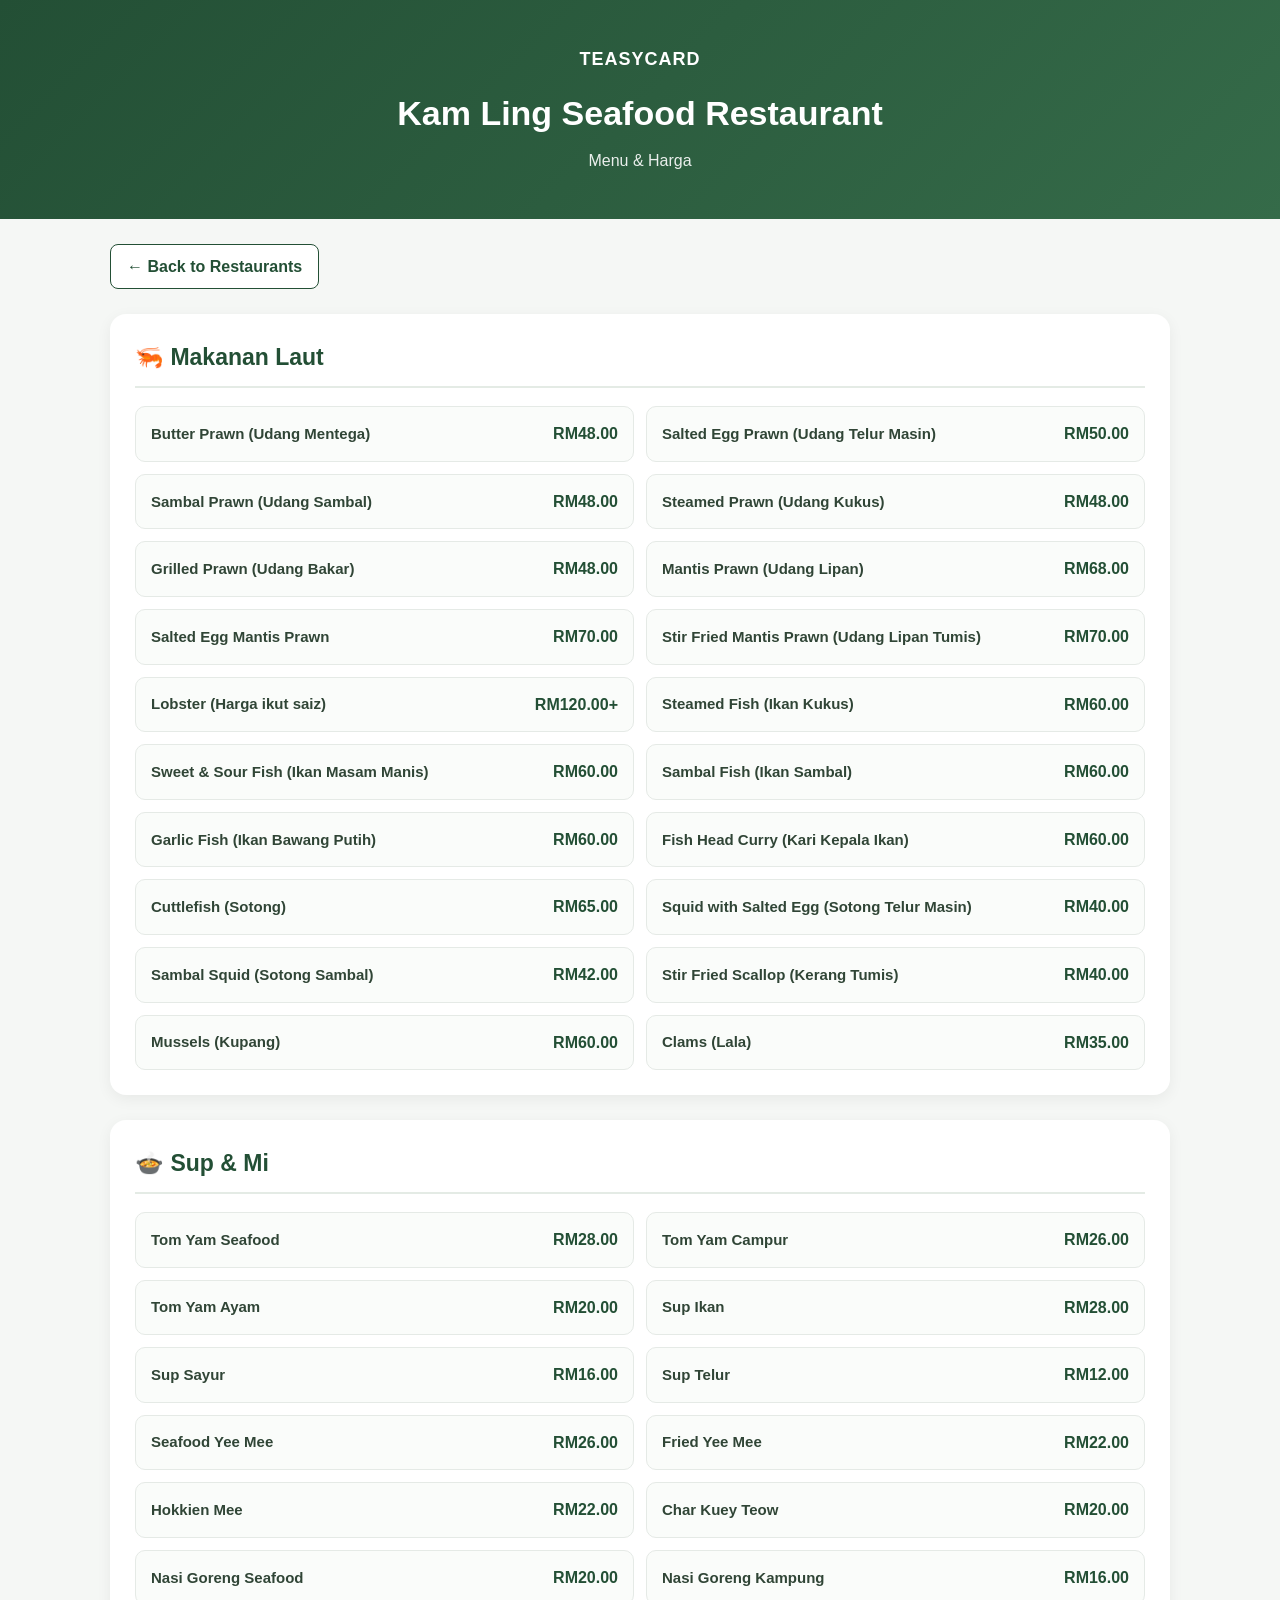
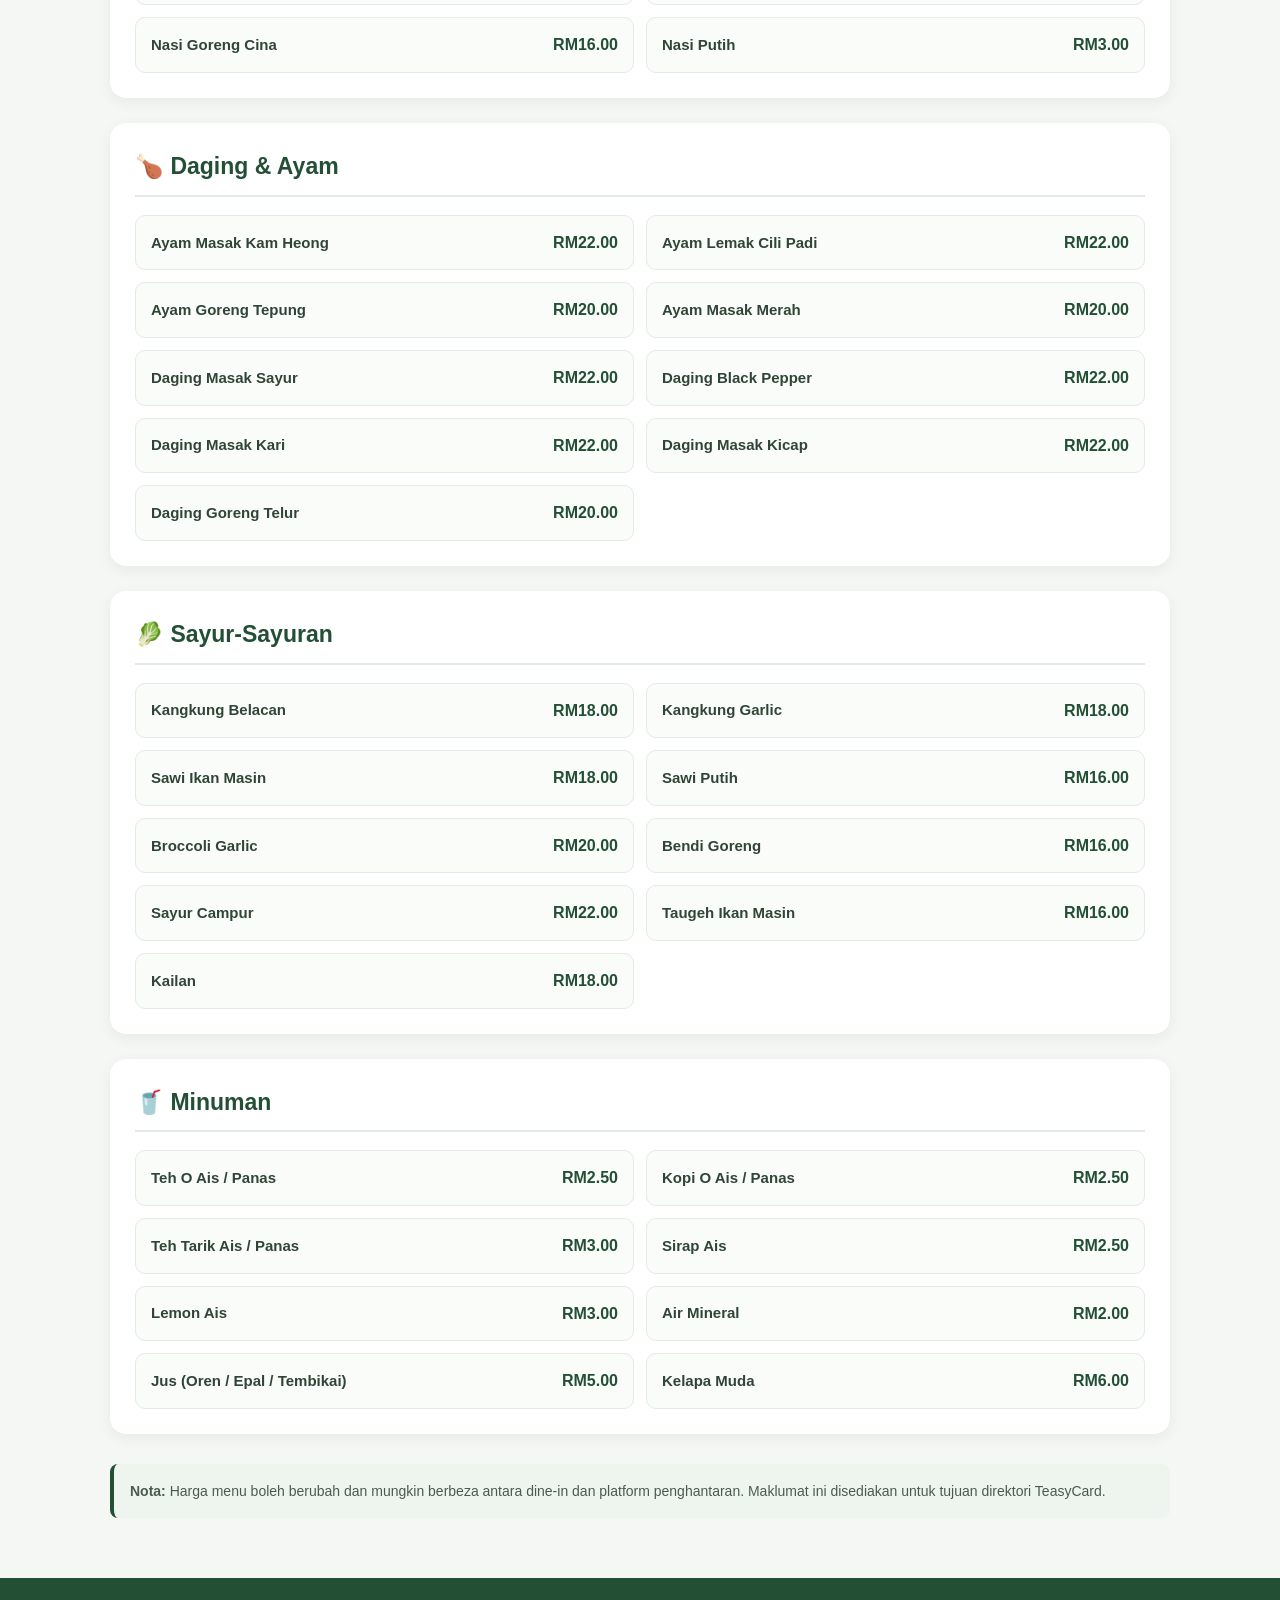
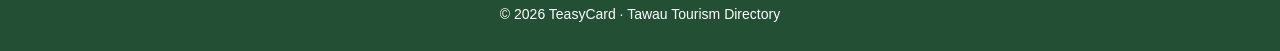
<file: menus/kam-ling-seafood.html>
<!DOCTYPE html>
<html lang="en">
<head>
<meta charset="UTF-8">
<meta name="viewport" content="width=device-width, initial-scale=1.0">
<title>Kam Ling Seafood Restaurant | TeasyCard</title>

<style>
*{box-sizing:border-box;margin:0;padding:0}
body{font-family:Arial,Helvetica,sans-serif;background:#f5f7f5;color:#243b2b;line-height:1.6}
.menu-header{background:linear-gradient(135deg,#234f35,#356b49);color:white;text-align:center;padding:45px 20px}
.brand{font-size:18px;font-weight:bold;letter-spacing:1px;margin-bottom:12px}
.menu-header h1{font-size:34px;margin-bottom:8px}
.menu-header p{font-size:16px;opacity:.9}
.back-container{max-width:1100px;margin:25px auto 0;padding:0 20px}
.back-button{display:inline-block;text-decoration:none;color:#234f35;font-weight:bold;border:1px solid #234f35;padding:9px 16px;border-radius:8px;background:white}
.back-button:hover{background:#234f35;color:white}
.menu-container{max-width:1100px;margin:25px auto 60px;padding:0 20px}
.category{background:white;border-radius:16px;margin-bottom:25px;padding:25px;box-shadow:0 4px 15px rgba(0,0,0,.06)}
.category-title{color:#234f35;font-size:23px;margin-bottom:18px;padding-bottom:10px;border-bottom:2px solid #e4ebe5}
.menu-list{display:grid;grid-template-columns:repeat(2,1fr);gap:12px}
.menu-item{display:flex;justify-content:space-between;align-items:center;gap:15px;padding:14px 15px;border:1px solid #e5eae6;border-radius:10px;background:#fafcfa}
.menu-name{font-size:15px;font-weight:600;color:#304536}
.menu-price{font-weight:bold;color:#234f35;white-space:nowrap}
.menu-note{background:#eef5ef;border-left:4px solid #234f35;padding:16px;border-radius:8px;font-size:14px;color:#4a5b4e;margin-top:30px}
footer{text-align:center;background:#234f35;color:white;padding:25px 20px;font-size:14px}
@media(max-width:700px){.menu-header h1{font-size:27px}.menu-list{grid-template-columns:1fr}.category{padding:18px}}
</style>
</head>

<body>

<header class="menu-header">
<div class="brand">TEASYCARD</div>
<h1>Kam Ling Seafood Restaurant</h1>
<p>Menu &amp; Harga</p>
</header>

<div class="back-container">
<a href="../restaurants.html" class="back-button">← Back to Restaurants</a>
</div>

<main class="menu-container">

<section class="category">
<h2 class="category-title">🦐 Makanan Laut</h2>
<div class="menu-list">

<div class="menu-item"><span class="menu-name">Butter Prawn (Udang Mentega)</span><span class="menu-price">RM48.00</span></div>
<div class="menu-item"><span class="menu-name">Salted Egg Prawn (Udang Telur Masin)</span><span class="menu-price">RM50.00</span></div>
<div class="menu-item"><span class="menu-name">Sambal Prawn (Udang Sambal)</span><span class="menu-price">RM48.00</span></div>
<div class="menu-item"><span class="menu-name">Steamed Prawn (Udang Kukus)</span><span class="menu-price">RM48.00</span></div>
<div class="menu-item"><span class="menu-name">Grilled Prawn (Udang Bakar)</span><span class="menu-price">RM48.00</span></div>
<div class="menu-item"><span class="menu-name">Mantis Prawn (Udang Lipan)</span><span class="menu-price">RM68.00</span></div>
<div class="menu-item"><span class="menu-name">Salted Egg Mantis Prawn</span><span class="menu-price">RM70.00</span></div>
<div class="menu-item"><span class="menu-name">Stir Fried Mantis Prawn (Udang Lipan Tumis)</span><span class="menu-price">RM70.00</span></div>
<div class="menu-item"><span class="menu-name">Lobster (Harga ikut saiz)</span><span class="menu-price">RM120.00+</span></div>
<div class="menu-item"><span class="menu-name">Steamed Fish (Ikan Kukus)</span><span class="menu-price">RM60.00</span></div>
<div class="menu-item"><span class="menu-name">Sweet &amp; Sour Fish (Ikan Masam Manis)</span><span class="menu-price">RM60.00</span></div>
<div class="menu-item"><span class="menu-name">Sambal Fish (Ikan Sambal)</span><span class="menu-price">RM60.00</span></div>
<div class="menu-item"><span class="menu-name">Garlic Fish (Ikan Bawang Putih)</span><span class="menu-price">RM60.00</span></div>
<div class="menu-item"><span class="menu-name">Fish Head Curry (Kari Kepala Ikan)</span><span class="menu-price">RM60.00</span></div>
<div class="menu-item"><span class="menu-name">Cuttlefish (Sotong)</span><span class="menu-price">RM65.00</span></div>
<div class="menu-item"><span class="menu-name">Squid with Salted Egg (Sotong Telur Masin)</span><span class="menu-price">RM40.00</span></div>
<div class="menu-item"><span class="menu-name">Sambal Squid (Sotong Sambal)</span><span class="menu-price">RM42.00</span></div>
<div class="menu-item"><span class="menu-name">Stir Fried Scallop (Kerang Tumis)</span><span class="menu-price">RM40.00</span></div>
<div class="menu-item"><span class="menu-name">Mussels (Kupang)</span><span class="menu-price">RM60.00</span></div>
<div class="menu-item"><span class="menu-name">Clams (Lala)</span><span class="menu-price">RM35.00</span></div>

</div>
</section>

<section class="category">
<h2 class="category-title">🍲 Sup &amp; Mi</h2>
<div class="menu-list">
<div class="menu-item"><span class="menu-name">Tom Yam Seafood</span><span class="menu-price">RM28.00</span></div>
<div class="menu-item"><span class="menu-name">Tom Yam Campur</span><span class="menu-price">RM26.00</span></div>
<div class="menu-item"><span class="menu-name">Tom Yam Ayam</span><span class="menu-price">RM20.00</span></div>
<div class="menu-item"><span class="menu-name">Sup Ikan</span><span class="menu-price">RM28.00</span></div>
<div class="menu-item"><span class="menu-name">Sup Sayur</span><span class="menu-price">RM16.00</span></div>
<div class="menu-item"><span class="menu-name">Sup Telur</span><span class="menu-price">RM12.00</span></div>
<div class="menu-item"><span class="menu-name">Seafood Yee Mee</span><span class="menu-price">RM26.00</span></div>
<div class="menu-item"><span class="menu-name">Fried Yee Mee</span><span class="menu-price">RM22.00</span></div>
<div class="menu-item"><span class="menu-name">Hokkien Mee</span><span class="menu-price">RM22.00</span></div>
<div class="menu-item"><span class="menu-name">Char Kuey Teow</span><span class="menu-price">RM20.00</span></div>
<div class="menu-item"><span class="menu-name">Nasi Goreng Seafood</span><span class="menu-price">RM20.00</span></div>
<div class="menu-item"><span class="menu-name">Nasi Goreng Kampung</span><span class="menu-price">RM16.00</span></div>
<div class="menu-item"><span class="menu-name">Nasi Goreng Cina</span><span class="menu-price">RM16.00</span></div>
<div class="menu-item"><span class="menu-name">Nasi Putih</span><span class="menu-price">RM3.00</span></div>
</div>
</section>

<section class="category">
<h2 class="category-title">🍗 Daging &amp; Ayam</h2>
<div class="menu-list">
<div class="menu-item"><span class="menu-name">Ayam Masak Kam Heong</span><span class="menu-price">RM22.00</span></div>
<div class="menu-item"><span class="menu-name">Ayam Lemak Cili Padi</span><span class="menu-price">RM22.00</span></div>
<div class="menu-item"><span class="menu-name">Ayam Goreng Tepung</span><span class="menu-price">RM20.00</span></div>
<div class="menu-item"><span class="menu-name">Ayam Masak Merah</span><span class="menu-price">RM20.00</span></div>
<div class="menu-item"><span class="menu-name">Daging Masak Sayur</span><span class="menu-price">RM22.00</span></div>
<div class="menu-item"><span class="menu-name">Daging Black Pepper</span><span class="menu-price">RM22.00</span></div>
<div class="menu-item"><span class="menu-name">Daging Masak Kari</span><span class="menu-price">RM22.00</span></div>
<div class="menu-item"><span class="menu-name">Daging Masak Kicap</span><span class="menu-price">RM22.00</span></div>
<div class="menu-item"><span class="menu-name">Daging Goreng Telur</span><span class="menu-price">RM20.00</span></div>
</div>
</section>

<section class="category">
<h2 class="category-title">🥬 Sayur-Sayuran</h2>
<div class="menu-list">
<div class="menu-item"><span class="menu-name">Kangkung Belacan</span><span class="menu-price">RM18.00</span></div>
<div class="menu-item"><span class="menu-name">Kangkung Garlic</span><span class="menu-price">RM18.00</span></div>
<div class="menu-item"><span class="menu-name">Sawi Ikan Masin</span><span class="menu-price">RM18.00</span></div>
<div class="menu-item"><span class="menu-name">Sawi Putih</span><span class="menu-price">RM16.00</span></div>
<div class="menu-item"><span class="menu-name">Broccoli Garlic</span><span class="menu-price">RM20.00</span></div>
<div class="menu-item"><span class="menu-name">Bendi Goreng</span><span class="menu-price">RM16.00</span></div>
<div class="menu-item"><span class="menu-name">Sayur Campur</span><span class="menu-price">RM22.00</span></div>
<div class="menu-item"><span class="menu-name">Taugeh Ikan Masin</span><span class="menu-price">RM16.00</span></div>
<div class="menu-item"><span class="menu-name">Kailan</span><span class="menu-price">RM18.00</span></div>
</div>
</section>

<section class="category">
<h2 class="category-title">🥤 Minuman</h2>
<div class="menu-list">
<div class="menu-item"><span class="menu-name">Teh O Ais / Panas</span><span class="menu-price">RM2.50</span></div>
<div class="menu-item"><span class="menu-name">Kopi O Ais / Panas</span><span class="menu-price">RM2.50</span></div>
<div class="menu-item"><span class="menu-name">Teh Tarik Ais / Panas</span><span class="menu-price">RM3.00</span></div>
<div class="menu-item"><span class="menu-name">Sirap Ais</span><span class="menu-price">RM2.50</span></div>
<div class="menu-item"><span class="menu-name">Lemon Ais</span><span class="menu-price">RM3.00</span></div>
<div class="menu-item"><span class="menu-name">Air Mineral</span><span class="menu-price">RM2.00</span></div>
<div class="menu-item"><span class="menu-name">Jus (Oren / Epal / Tembikai)</span><span class="menu-price">RM5.00</span></div>
<div class="menu-item"><span class="menu-name">Kelapa Muda</span><span class="menu-price">RM6.00</span></div>
</div>
</section>

<div class="menu-note">
<strong>Nota:</strong> Harga menu boleh berubah dan mungkin berbeza antara dine-in dan platform penghantaran. Maklumat ini disediakan untuk tujuan direktori TeasyCard.
</div>

</main>

<footer>© 2026 TeasyCard · Tawau Tourism Directory</footer>

</body>
</html>
</file>
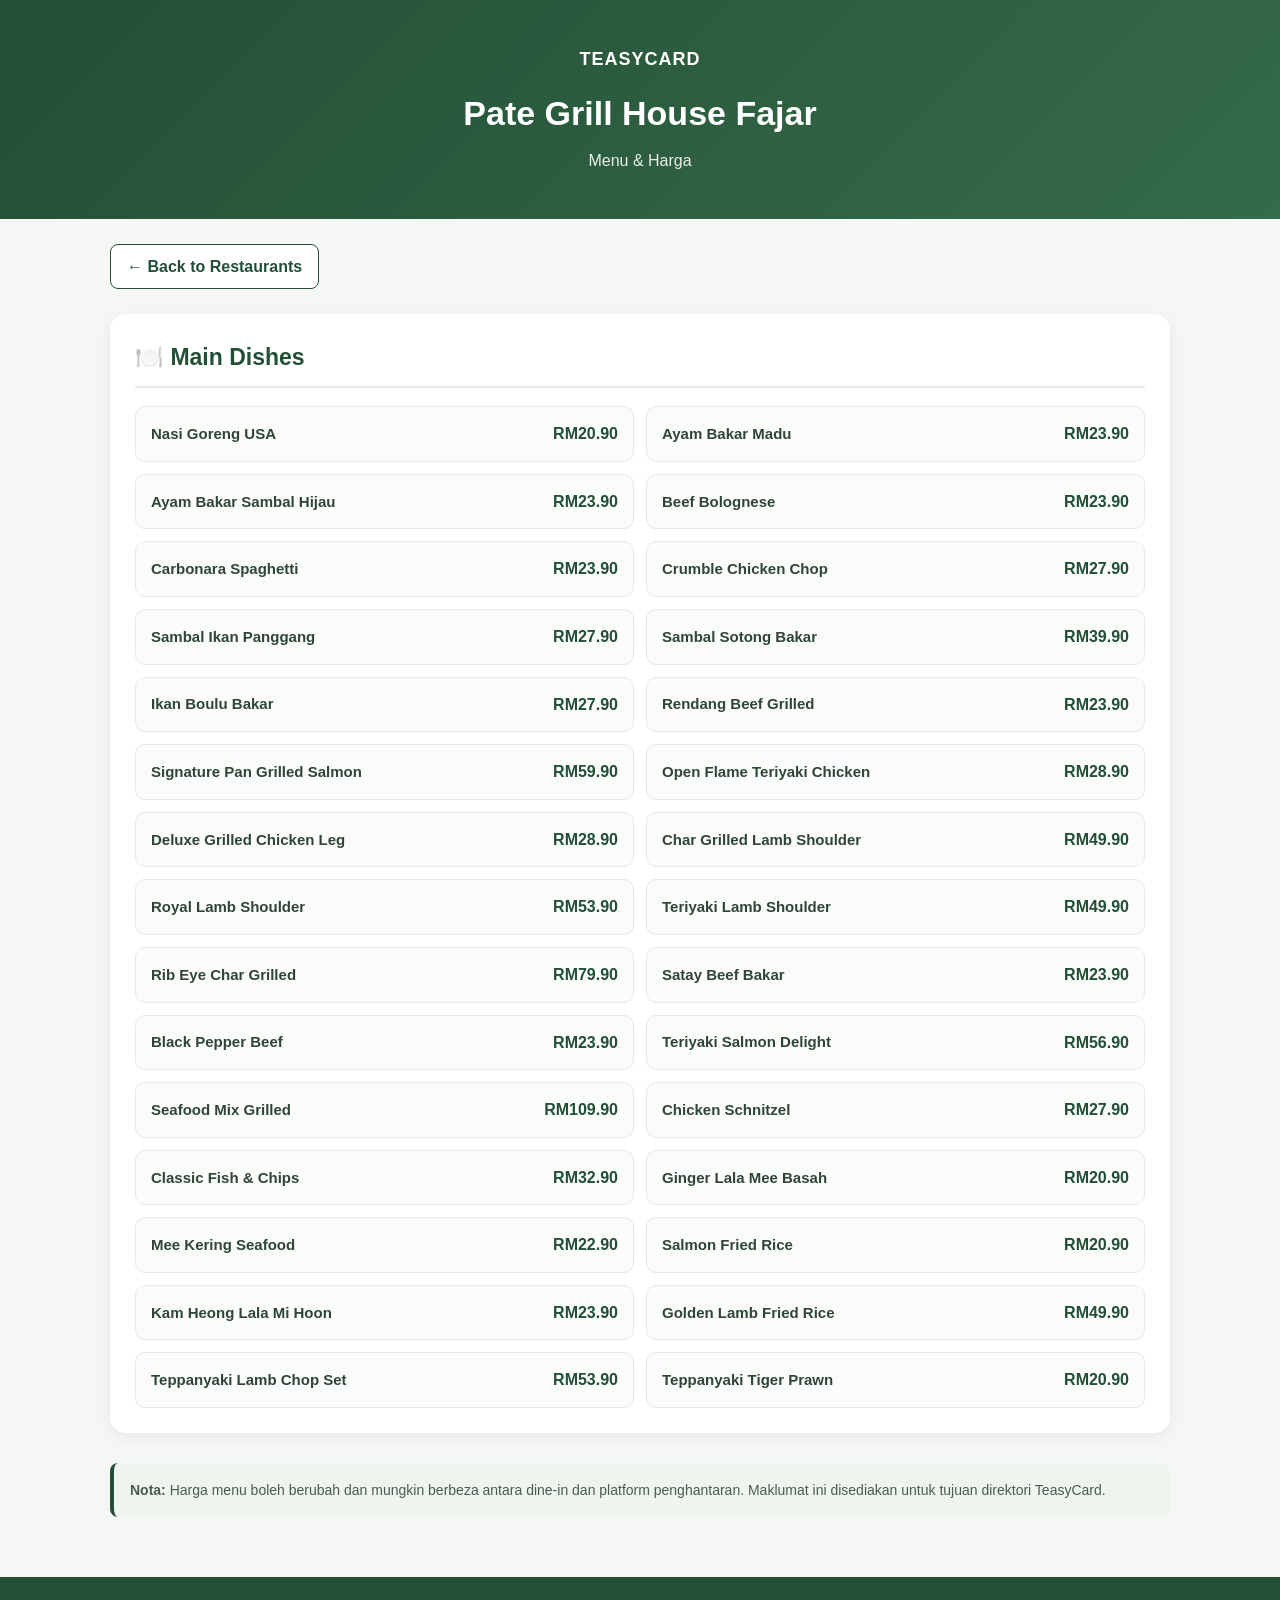
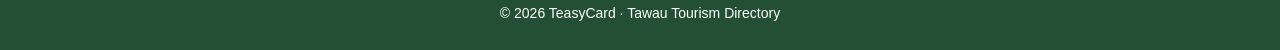
<file: menus/pate-grill-house.html>
<!DOCTYPE html>
<html lang="en">
<head>
    <meta charset="UTF-8">
    <meta name="viewport" content="width=device-width, initial-scale=1.0">

    <title>Pate Grill House Fajar | TeasyCard</title>

    <style>
        * {
            box-sizing: border-box;
            margin: 0;
            padding: 0;
        }

        body {
            font-family: Arial, Helvetica, sans-serif;
            background: #f5f7f5;
            color: #243b2b;
            line-height: 1.6;
        }

        /* HEADER */
        .menu-header {
            background: linear-gradient(135deg, #234f35, #356b49);
            color: white;
            text-align: center;
            padding: 45px 20px;
        }

        .brand {
            font-size: 18px;
            font-weight: bold;
            letter-spacing: 1px;
            margin-bottom: 12px;
        }

        .menu-header h1 {
            font-size: 34px;
            margin-bottom: 8px;
        }

        .menu-header p {
            font-size: 16px;
            opacity: 0.9;
        }

        /* BACK BUTTON */
        .back-container {
            max-width: 1100px;
            margin: 25px auto 0;
            padding: 0 20px;
        }

        .back-button {
            display: inline-block;
            text-decoration: none;
            color: #234f35;
            font-weight: bold;
            border: 1px solid #234f35;
            padding: 9px 16px;
            border-radius: 8px;
            background: white;
            transition: 0.2s;
        }

        .back-button:hover {
            background: #234f35;
            color: white;
        }

        /* MENU CONTAINER */
        .menu-container {
            max-width: 1100px;
            margin: 25px auto 60px;
            padding: 0 20px;
        }

        .category {
            background: white;
            border-radius: 16px;
            margin-bottom: 25px;
            padding: 25px;
            box-shadow: 0 4px 15px rgba(0,0,0,0.06);
        }

        .category-title {
            color: #234f35;
            font-size: 23px;
            margin-bottom: 18px;
            padding-bottom: 10px;
            border-bottom: 2px solid #e4ebe5;
        }

        /* MENU ITEMS */
        .menu-list {
            display: grid;
            grid-template-columns: repeat(2, 1fr);
            gap: 12px;
        }

        .menu-item {
            display: flex;
            justify-content: space-between;
            align-items: center;
            gap: 15px;
            padding: 14px 15px;
            border: 1px solid #e5eae6;
            border-radius: 10px;
            background: #fafcfa;
        }

        .menu-name {
            font-size: 15px;
            font-weight: 600;
            color: #304536;
        }

        .menu-price {
            font-weight: bold;
            color: #234f35;
            white-space: nowrap;
        }

        /* NOTE */
        .menu-note {
            background: #eef5ef;
            border-left: 4px solid #234f35;
            padding: 16px;
            border-radius: 8px;
            font-size: 14px;
            color: #4a5b4e;
            margin-top: 30px;
        }

        /* FOOTER */
        footer {
            text-align: center;
            background: #234f35;
            color: white;
            padding: 25px 20px;
            font-size: 14px;
        }

        /* MOBILE */
        @media (max-width: 700px) {

            .menu-header {
                padding: 35px 15px;
            }

            .menu-header h1 {
                font-size: 27px;
            }

            .menu-list {
                grid-template-columns: 1fr;
            }

            .category {
                padding: 18px;
            }

            .category-title {
                font-size: 20px;
            }

            .menu-item {
                padding: 13px;
            }

            .menu-name {
                font-size: 14px;
            }

            .menu-price {
                font-size: 14px;
            }
        }
    </style>
</head>

<body>

    <!-- HEADER -->
    <header class="menu-header">

        <div class="brand">
            TEASYCARD
        </div>

        <h1>Pate Grill House Fajar</h1>

        <p>Menu &amp; Harga</p>

    </header>


    <!-- BACK BUTTON -->
    <div class="back-container">

        <a href="../restaurants.html" class="back-button">
            ← Back to Restaurants
        </a>

    </div>


    <!-- MENU -->
    <main class="menu-container">


        <!-- GRILL & MAIN DISHES -->
        <section class="category">

            <h2 class="category-title">
                🍽️ Main Dishes
            </h2>

            <div class="menu-list">

                <div class="menu-item">
                    <span class="menu-name">Nasi Goreng USA</span>
                    <span class="menu-price">RM20.90</span>
                </div>

                <div class="menu-item">
                    <span class="menu-name">Ayam Bakar Madu</span>
                    <span class="menu-price">RM23.90</span>
                </div>

                <div class="menu-item">
                    <span class="menu-name">Ayam Bakar Sambal Hijau</span>
                    <span class="menu-price">RM23.90</span>
                </div>

                <div class="menu-item">
                    <span class="menu-name">Beef Bolognese</span>
                    <span class="menu-price">RM23.90</span>
                </div>

                <div class="menu-item">
                    <span class="menu-name">Carbonara Spaghetti</span>
                    <span class="menu-price">RM23.90</span>
                </div>

                <div class="menu-item">
                    <span class="menu-name">Crumble Chicken Chop</span>
                    <span class="menu-price">RM27.90</span>
                </div>

                <div class="menu-item">
                    <span class="menu-name">Sambal Ikan Panggang</span>
                    <span class="menu-price">RM27.90</span>
                </div>

                <div class="menu-item">
                    <span class="menu-name">Sambal Sotong Bakar</span>
                    <span class="menu-price">RM39.90</span>
                </div>

                <div class="menu-item">
                    <span class="menu-name">Ikan Boulu Bakar</span>
                    <span class="menu-price">RM27.90</span>
                </div>

                <div class="menu-item">
                    <span class="menu-name">Rendang Beef Grilled</span>
                    <span class="menu-price">RM23.90</span>
                </div>

                <div class="menu-item">
                    <span class="menu-name">Signature Pan Grilled Salmon</span>
                    <span class="menu-price">RM59.90</span>
                </div>

                <div class="menu-item">
                    <span class="menu-name">Open Flame Teriyaki Chicken</span>
                    <span class="menu-price">RM28.90</span>
                </div>

                <div class="menu-item">
                    <span class="menu-name">Deluxe Grilled Chicken Leg</span>
                    <span class="menu-price">RM28.90</span>
                </div>

                <div class="menu-item">
                    <span class="menu-name">Char Grilled Lamb Shoulder</span>
                    <span class="menu-price">RM49.90</span>
                </div>

                <div class="menu-item">
                    <span class="menu-name">Royal Lamb Shoulder</span>
                    <span class="menu-price">RM53.90</span>
                </div>

                <div class="menu-item">
                    <span class="menu-name">Teriyaki Lamb Shoulder</span>
                    <span class="menu-price">RM49.90</span>
                </div>

                <div class="menu-item">
                    <span class="menu-name">Rib Eye Char Grilled</span>
                    <span class="menu-price">RM79.90</span>
                </div>

                <div class="menu-item">
                    <span class="menu-name">Satay Beef Bakar</span>
                    <span class="menu-price">RM23.90</span>
                </div>

                <div class="menu-item">
                    <span class="menu-name">Black Pepper Beef</span>
                    <span class="menu-price">RM23.90</span>
                </div>

                <div class="menu-item">
                    <span class="menu-name">Teriyaki Salmon Delight</span>
                    <span class="menu-price">RM56.90</span>
                </div>

                <div class="menu-item">
                    <span class="menu-name">Seafood Mix Grilled</span>
                    <span class="menu-price">RM109.90</span>
                </div>

                <div class="menu-item">
                    <span class="menu-name">Chicken Schnitzel</span>
                    <span class="menu-price">RM27.90</span>
                </div>

                <div class="menu-item">
                    <span class="menu-name">Classic Fish &amp; Chips</span>
                    <span class="menu-price">RM32.90</span>
                </div>

                <div class="menu-item">
                    <span class="menu-name">Ginger Lala Mee Basah</span>
                    <span class="menu-price">RM20.90</span>
                </div>

                <div class="menu-item">
                    <span class="menu-name">Mee Kering Seafood</span>
                    <span class="menu-price">RM22.90</span>
                </div>

                <div class="menu-item">
                    <span class="menu-name">Salmon Fried Rice</span>
                    <span class="menu-price">RM20.90</span>
                </div>

                <div class="menu-item">
                    <span class="menu-name">Kam Heong Lala Mi Hoon</span>
                    <span class="menu-price">RM23.90</span>
                </div>

                <div class="menu-item">
                    <span class="menu-name">Golden Lamb Fried Rice</span>
                    <span class="menu-price">RM49.90</span>
                </div>

                <div class="menu-item">
                    <span class="menu-name">Teppanyaki Lamb Chop Set</span>
                    <span class="menu-price">RM53.90</span>
                </div>

                <div class="menu-item">
                    <span class="menu-name">Teppanyaki Tiger Prawn</span>
                    <span class="menu-price">RM20.90</span>
                </div>

            </div>

        </section>


        <!-- NOTE -->
        <div class="menu-note">

            <strong>Nota:</strong>
            Harga menu boleh berubah dan mungkin berbeza antara
            dine-in dan platform penghantaran. Maklumat ini disediakan
            untuk tujuan direktori TeasyCard.

        </div>

    </main>


    <!-- FOOTER -->
    <footer>

        <p>© 2026 TeasyCard · Tawau Tourism Directory</p>

    </footer>

</body>
</html>
</file>
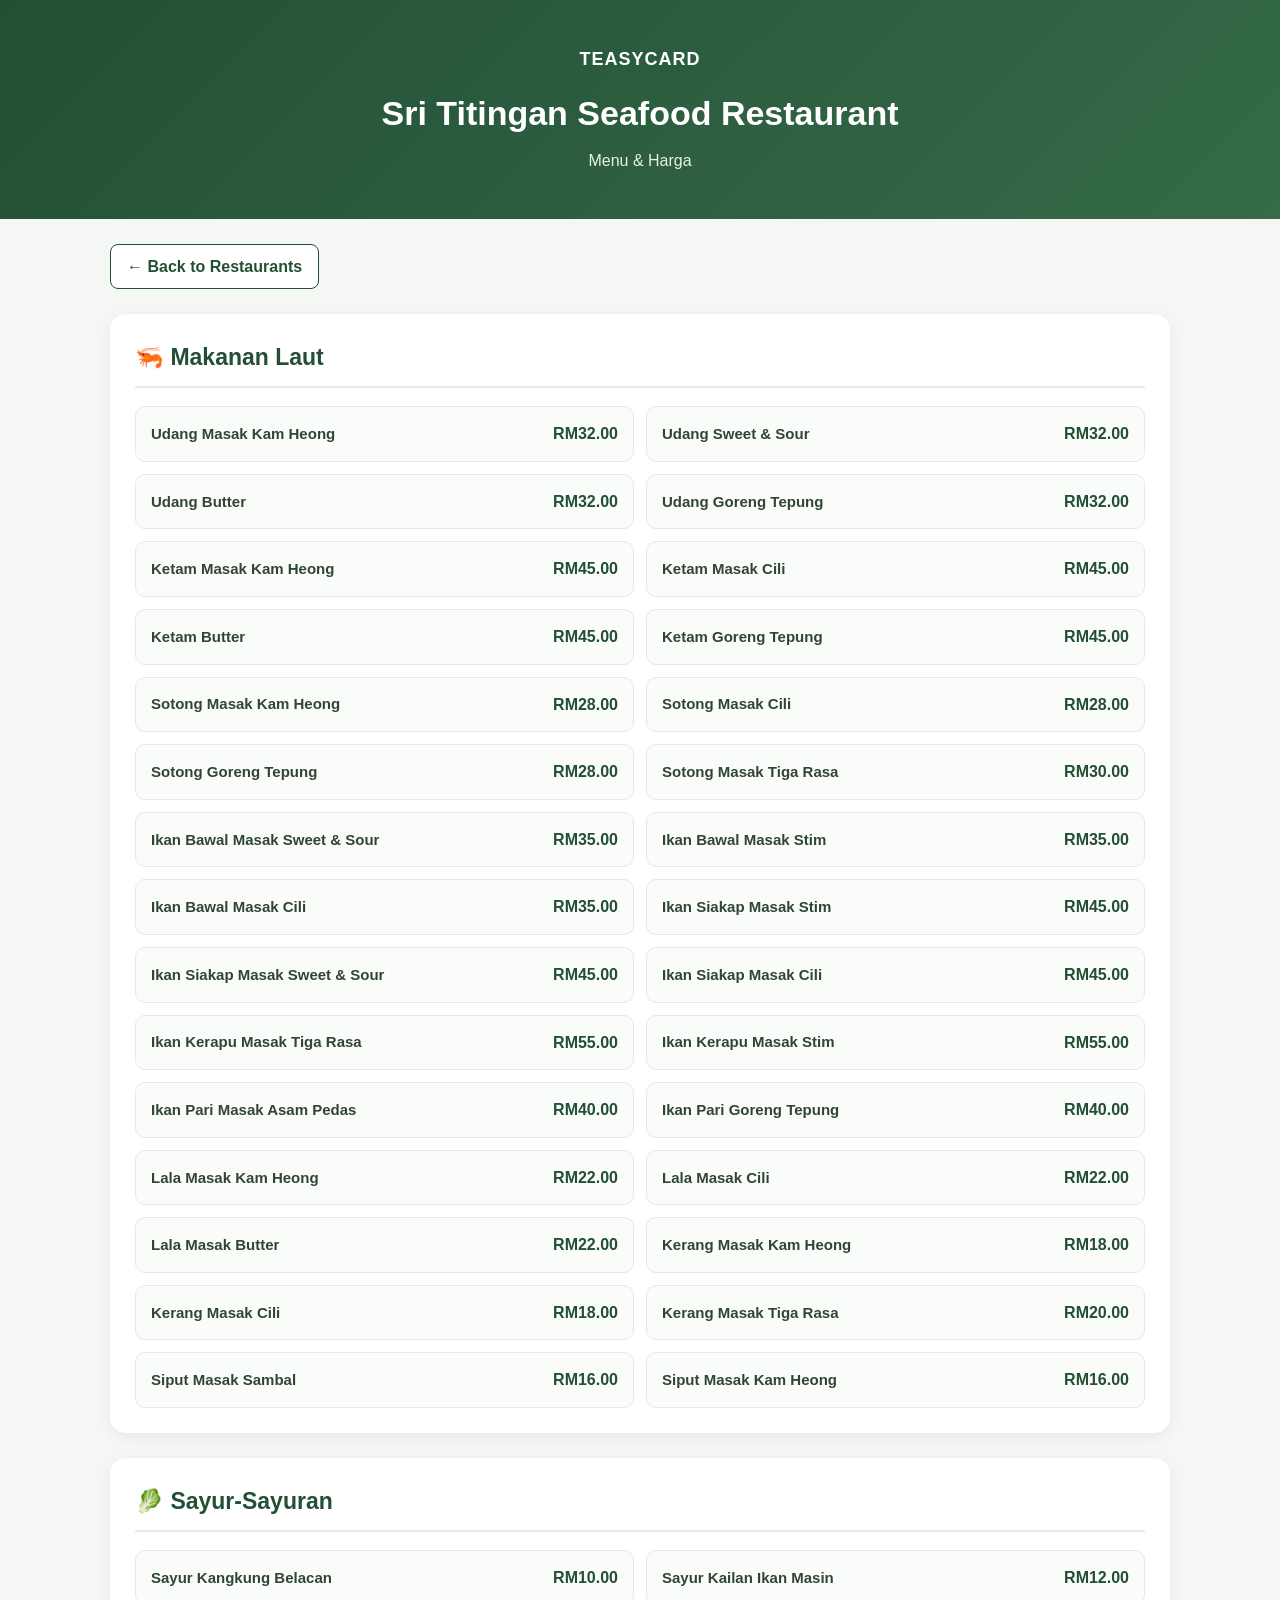
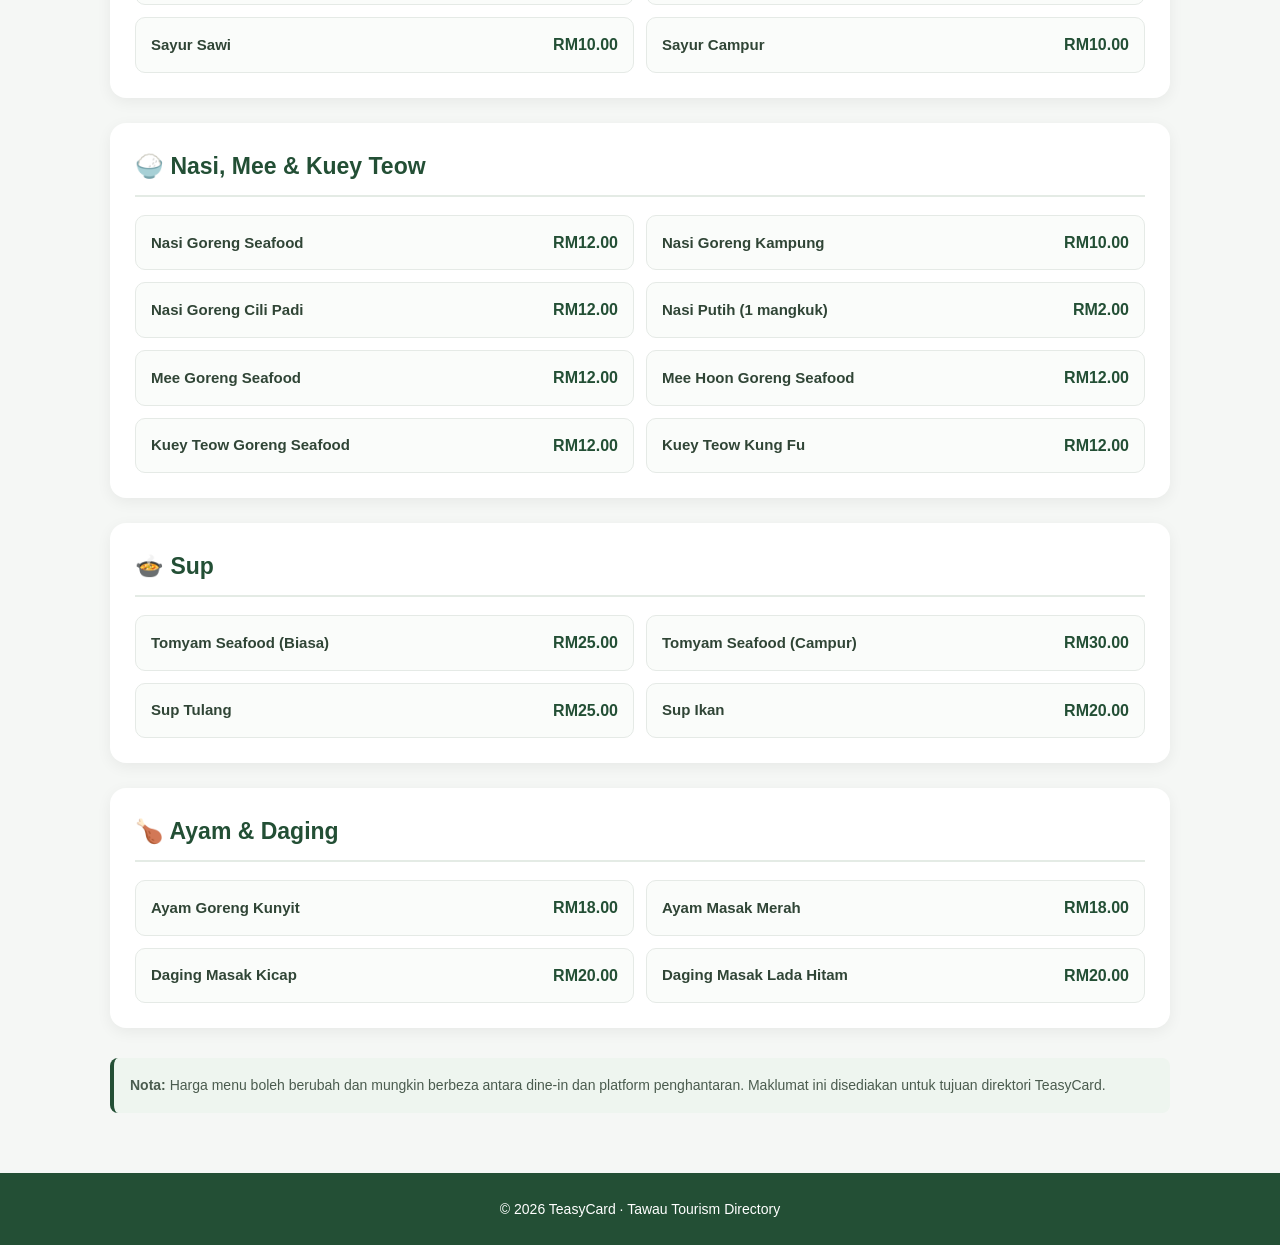
<file: menus/sri-titingan-seafood.html>
<!DOCTYPE html>
<html lang="en">
<head>
<meta charset="UTF-8">
<meta name="viewport" content="width=device-width, initial-scale=1.0">
<title>Sri Titingan Seafood Restaurant | TeasyCard</title>

<style>
*{box-sizing:border-box;margin:0;padding:0}
body{font-family:Arial,Helvetica,sans-serif;background:#f5f7f5;color:#243b2b;line-height:1.6}
.menu-header{background:linear-gradient(135deg,#234f35,#356b49);color:white;text-align:center;padding:45px 20px}
.brand{font-size:18px;font-weight:bold;letter-spacing:1px;margin-bottom:12px}
.menu-header h1{font-size:34px;margin-bottom:8px}
.menu-header p{font-size:16px;opacity:.9}
.back-container{max-width:1100px;margin:25px auto 0;padding:0 20px}
.back-button{display:inline-block;text-decoration:none;color:#234f35;font-weight:bold;border:1px solid #234f35;padding:9px 16px;border-radius:8px;background:white}
.back-button:hover{background:#234f35;color:white}
.menu-container{max-width:1100px;margin:25px auto 60px;padding:0 20px}
.category{background:white;border-radius:16px;margin-bottom:25px;padding:25px;box-shadow:0 4px 15px rgba(0,0,0,.06)}
.category-title{color:#234f35;font-size:23px;margin-bottom:18px;padding-bottom:10px;border-bottom:2px solid #e4ebe5}
.menu-list{display:grid;grid-template-columns:repeat(2,1fr);gap:12px}
.menu-item{display:flex;justify-content:space-between;align-items:center;gap:15px;padding:14px 15px;border:1px solid #e5eae6;border-radius:10px;background:#fafcfa}
.menu-name{font-size:15px;font-weight:600;color:#304536}
.menu-price{font-weight:bold;color:#234f35;white-space:nowrap}
.menu-note{background:#eef5ef;border-left:4px solid #234f35;padding:16px;border-radius:8px;font-size:14px;color:#4a5b4e;margin-top:30px}
footer{text-align:center;background:#234f35;color:white;padding:25px 20px;font-size:14px}
@media(max-width:700px){.menu-header h1{font-size:27px}.menu-list{grid-template-columns:1fr}.category{padding:18px}}
</style>
</head>

<body>

<header class="menu-header">
<div class="brand">TEASYCARD</div>
<h1>Sri Titingan Seafood Restaurant</h1>
<p>Menu &amp; Harga</p>
</header>

<div class="back-container">
<a href="../restaurants.html" class="back-button">← Back to Restaurants</a>
</div>

<main class="menu-container">

<section class="category">
<h2 class="category-title">🦐 Makanan Laut</h2>
<div class="menu-list">

<div class="menu-item"><span class="menu-name">Udang Masak Kam Heong</span><span class="menu-price">RM32.00</span></div>
<div class="menu-item"><span class="menu-name">Udang Sweet &amp; Sour</span><span class="menu-price">RM32.00</span></div>
<div class="menu-item"><span class="menu-name">Udang Butter</span><span class="menu-price">RM32.00</span></div>
<div class="menu-item"><span class="menu-name">Udang Goreng Tepung</span><span class="menu-price">RM32.00</span></div>
<div class="menu-item"><span class="menu-name">Ketam Masak Kam Heong</span><span class="menu-price">RM45.00</span></div>
<div class="menu-item"><span class="menu-name">Ketam Masak Cili</span><span class="menu-price">RM45.00</span></div>
<div class="menu-item"><span class="menu-name">Ketam Butter</span><span class="menu-price">RM45.00</span></div>
<div class="menu-item"><span class="menu-name">Ketam Goreng Tepung</span><span class="menu-price">RM45.00</span></div>
<div class="menu-item"><span class="menu-name">Sotong Masak Kam Heong</span><span class="menu-price">RM28.00</span></div>
<div class="menu-item"><span class="menu-name">Sotong Masak Cili</span><span class="menu-price">RM28.00</span></div>
<div class="menu-item"><span class="menu-name">Sotong Goreng Tepung</span><span class="menu-price">RM28.00</span></div>
<div class="menu-item"><span class="menu-name">Sotong Masak Tiga Rasa</span><span class="menu-price">RM30.00</span></div>
<div class="menu-item"><span class="menu-name">Ikan Bawal Masak Sweet &amp; Sour</span><span class="menu-price">RM35.00</span></div>
<div class="menu-item"><span class="menu-name">Ikan Bawal Masak Stim</span><span class="menu-price">RM35.00</span></div>
<div class="menu-item"><span class="menu-name">Ikan Bawal Masak Cili</span><span class="menu-price">RM35.00</span></div>
<div class="menu-item"><span class="menu-name">Ikan Siakap Masak Stim</span><span class="menu-price">RM45.00</span></div>
<div class="menu-item"><span class="menu-name">Ikan Siakap Masak Sweet &amp; Sour</span><span class="menu-price">RM45.00</span></div>
<div class="menu-item"><span class="menu-name">Ikan Siakap Masak Cili</span><span class="menu-price">RM45.00</span></div>
<div class="menu-item"><span class="menu-name">Ikan Kerapu Masak Tiga Rasa</span><span class="menu-price">RM55.00</span></div>
<div class="menu-item"><span class="menu-name">Ikan Kerapu Masak Stim</span><span class="menu-price">RM55.00</span></div>
<div class="menu-item"><span class="menu-name">Ikan Pari Masak Asam Pedas</span><span class="menu-price">RM40.00</span></div>
<div class="menu-item"><span class="menu-name">Ikan Pari Goreng Tepung</span><span class="menu-price">RM40.00</span></div>
<div class="menu-item"><span class="menu-name">Lala Masak Kam Heong</span><span class="menu-price">RM22.00</span></div>
<div class="menu-item"><span class="menu-name">Lala Masak Cili</span><span class="menu-price">RM22.00</span></div>
<div class="menu-item"><span class="menu-name">Lala Masak Butter</span><span class="menu-price">RM22.00</span></div>
<div class="menu-item"><span class="menu-name">Kerang Masak Kam Heong</span><span class="menu-price">RM18.00</span></div>
<div class="menu-item"><span class="menu-name">Kerang Masak Cili</span><span class="menu-price">RM18.00</span></div>
<div class="menu-item"><span class="menu-name">Kerang Masak Tiga Rasa</span><span class="menu-price">RM20.00</span></div>
<div class="menu-item"><span class="menu-name">Siput Masak Sambal</span><span class="menu-price">RM16.00</span></div>
<div class="menu-item"><span class="menu-name">Siput Masak Kam Heong</span><span class="menu-price">RM16.00</span></div>

</div>
</section>

<section class="category">
<h2 class="category-title">🥬 Sayur-Sayuran</h2>
<div class="menu-list">
<div class="menu-item"><span class="menu-name">Sayur Kangkung Belacan</span><span class="menu-price">RM10.00</span></div>
<div class="menu-item"><span class="menu-name">Sayur Kailan Ikan Masin</span><span class="menu-price">RM12.00</span></div>
<div class="menu-item"><span class="menu-name">Sayur Sawi</span><span class="menu-price">RM10.00</span></div>
<div class="menu-item"><span class="menu-name">Sayur Campur</span><span class="menu-price">RM10.00</span></div>
</div>
</section>

<section class="category">
<h2 class="category-title">🍚 Nasi, Mee &amp; Kuey Teow</h2>
<div class="menu-list">
<div class="menu-item"><span class="menu-name">Nasi Goreng Seafood</span><span class="menu-price">RM12.00</span></div>
<div class="menu-item"><span class="menu-name">Nasi Goreng Kampung</span><span class="menu-price">RM10.00</span></div>
<div class="menu-item"><span class="menu-name">Nasi Goreng Cili Padi</span><span class="menu-price">RM12.00</span></div>
<div class="menu-item"><span class="menu-name">Nasi Putih (1 mangkuk)</span><span class="menu-price">RM2.00</span></div>
<div class="menu-item"><span class="menu-name">Mee Goreng Seafood</span><span class="menu-price">RM12.00</span></div>
<div class="menu-item"><span class="menu-name">Mee Hoon Goreng Seafood</span><span class="menu-price">RM12.00</span></div>
<div class="menu-item"><span class="menu-name">Kuey Teow Goreng Seafood</span><span class="menu-price">RM12.00</span></div>
<div class="menu-item"><span class="menu-name">Kuey Teow Kung Fu</span><span class="menu-price">RM12.00</span></div>
</div>
</section>

<section class="category">
<h2 class="category-title">🍲 Sup</h2>
<div class="menu-list">
<div class="menu-item"><span class="menu-name">Tomyam Seafood (Biasa)</span><span class="menu-price">RM25.00</span></div>
<div class="menu-item"><span class="menu-name">Tomyam Seafood (Campur)</span><span class="menu-price">RM30.00</span></div>
<div class="menu-item"><span class="menu-name">Sup Tulang</span><span class="menu-price">RM25.00</span></div>
<div class="menu-item"><span class="menu-name">Sup Ikan</span><span class="menu-price">RM20.00</span></div>
</div>
</section>

<section class="category">
<h2 class="category-title">🍗 Ayam &amp; Daging</h2>
<div class="menu-list">
<div class="menu-item"><span class="menu-name">Ayam Goreng Kunyit</span><span class="menu-price">RM18.00</span></div>
<div class="menu-item"><span class="menu-name">Ayam Masak Merah</span><span class="menu-price">RM18.00</span></div>
<div class="menu-item"><span class="menu-name">Daging Masak Kicap</span><span class="menu-price">RM20.00</span></div>
<div class="menu-item"><span class="menu-name">Daging Masak Lada Hitam</span><span class="menu-price">RM20.00</span></div>
</div>
</section>

<div class="menu-note">
<strong>Nota:</strong> Harga menu boleh berubah dan mungkin berbeza antara dine-in dan platform penghantaran. Maklumat ini disediakan untuk tujuan direktori TeasyCard.
</div>

</main>

<footer>© 2026 TeasyCard · Tawau Tourism Directory</footer>

</body>
</html>
</file>
<file: css/style.css>
*{box-sizing:border-box}html{scroll-behavior:smooth}body{margin:0;font-family:Inter,Arial,sans-serif;color:#18332b;background:#fff;line-height:1.6}.site-header{height:76px;padding:0 5%;display:flex;align-items:center;justify-content:space-between;position:sticky;top:0;z-index:1000;background:rgba(255,255,255,.96);backdrop-filter:blur(10px);border-bottom:1px solid #e7eee9}.logo{font-size:1.35rem;font-weight:800;color:#163b2f;text-decoration:none}.logo span{font-weight:400}.nav{display:flex;gap:20px}.nav a{color:#456157;text-decoration:none;font-size:.92rem;font-weight:600}.nav a:hover,.nav a.active{color:#18794e}.menu-toggle{display:none;border:0;background:none;font-size:1.5rem}.hero{min-height:620px;background:linear-gradient(90deg,rgba(10,43,31,.82),rgba(10,43,31,.25)),url('https://images.unsplash.com/photo-1500534623283-312aade485b7?auto=format&fit=crop&w=1800&q=80') center/cover;display:flex;align-items:center}.hero-overlay{max-width:720px;padding:8%;color:#fff}.eyebrow{font-size:.76rem;letter-spacing:.18em;font-weight:800;margin:0 0 8px;text-transform:uppercase}.hero h1{font-size:clamp(3rem,7vw,6rem);line-height:.98;margin:0 0 22px}.hero p:not(.eyebrow){font-size:1.15rem;max-width:620px}.hero-actions{display:flex;gap:12px;flex-wrap:wrap;margin-top:28px}.btn{display:inline-block;padding:12px 20px;border-radius:9px;text-decoration:none;font-weight:700;border:1px solid transparent}.btn-primary{background:#198754;color:#fff}.btn-light{background:#fff;color:#173d30}.section{padding:70px 6%;max-width:1400px;margin:auto}.section.soft{background:#f4f8f5;max-width:none}.section-heading{display:flex;align-items:end;justify-content:space-between;gap:20px;margin-bottom:28px}.section-heading h2,.page-hero h1{margin:0;font-size:2.2rem;line-height:1.1}.text-link{color:#18794e;text-decoration:none;font-weight:700}.feature-grid{display:grid;grid-template-columns:repeat(3,1fr);gap:18px}.feature-card{padding:28px;background:#fff;border:1px solid #e3ebe6;border-radius:16px;text-decoration:none;color:inherit;transition:.2s}.feature-card:hover{transform:translateY(-4px);box-shadow:0 12px 30px #163b2f12}.feature-card span{font-size:2rem}.feature-card h3{margin:12px 0 5px}.feature-card p{margin:0;color:#63756d}.card-grid{display:grid;grid-template-columns:repeat(3,1fr);gap:22px}.card{overflow:hidden;background:#fff;border:1px solid #e3ebe6;border-radius:16px;box-shadow:0 5px 20px #163b2f0a}.card-image{height:210px;width:100%;object-fit:cover;background:#dfe8e2}.card-body{padding:20px}.card h3{margin:0 0 7px}.meta{color:#60736b;font-size:.9rem}.rating{font-weight:800;color:#b06b00}.tag{display:inline-block;padding:4px 9px;border-radius:999px;background:#edf5ef;color:#276348;font-size:.75rem;font-weight:700;margin-bottom:10px}.card-actions{display:flex;gap:9px;margin-top:16px}.small-btn{padding:8px 12px;border-radius:7px;background:#edf5ef;color:#195d42;text-decoration:none;font-size:.85rem;font-weight:700}.page-hero{padding:90px 7%;background:#eef6f0}.page-hero p:last-child{max-width:700px;color:#5f7269}.tabs,.map-filters{display:flex;gap:8px;flex-wrap:wrap;margin-bottom:28px}.tab,.map-filter{border:1px solid #d6e2da;background:#fff;padding:9px 15px;border-radius:999px;cursor:pointer;color:#496057;font-weight:700}.tab.active,.map-filter.active{background:#173f31;color:#fff;border-color:#173f31}.toolbar{display:flex;justify-content:space-between;gap:20px;flex-wrap:wrap}.search{width:min(450px,100%);padding:13px 15px;border:1px solid #d5e0da;border-radius:10px;font:inherit}.info-panel{padding:30px;background:#f3f8f4;border-radius:18px}.steps{display:grid;grid-template-columns:repeat(4,1fr);gap:18px}.steps b{font-size:1.6rem;color:#198754}.info-grid{display:grid;grid-template-columns:repeat(2,1fr);gap:20px}.info-card{padding:28px;border:1px solid #e0e9e3;border-radius:16px}.info-card h2{margin-top:0}.map-page{padding:35px 5%}.map-top{display:flex;justify-content:space-between;gap:20px;align-items:end;margin-bottom:20px}.legend{display:flex;gap:12px;flex-wrap:wrap;font-size:.85rem}.pin-dot{display:inline-block;width:11px;height:11px;border-radius:50%;margin-right:4px}.purple{background:#7b3fb5}.green{background:#249653}.red{background:#d83a3a}.blue{background:#3178d1}.orange{background:#e48a21}#map{height:650px;border-radius:16px;overflow:hidden;border:1px solid #dbe6df}.custom-marker{width:22px;height:22px;border-radius:50% 50% 50% 0;transform:rotate(-45deg);border:3px solid white;box-shadow:0 2px 8px #0005}.custom-marker::after{content:'';display:block;width:7px;height:7px;background:#fff;border-radius:50%;margin:4px}.marker-purple{background:#7b3fb5}.marker-green{background:#249653}.marker-red{background:#d83a3a}.marker-blue{background:#3178d1}.marker-orange{background:#e48a21}.map-popup h3{margin:0 0 5px}.footer{padding:35px 6%;background:#12372b;color:#dce9e2;display:flex;justify-content:space-between;gap:20px}.footer p{margin:4px 0;color:#a9beb4}@media(max-width:900px){.nav{display:none;position:absolute;top:76px;left:0;right:0;background:#fff;padding:20px;flex-direction:column;border-bottom:1px solid #ddd}.nav.open{display:flex}.menu-toggle{display:block}.feature-grid,.card-grid{grid-template-columns:repeat(2,1fr)}.steps{grid-template-columns:repeat(2,1fr)}.map-top{display:block}.hero{min-height:560px}}@media(max-width:600px){.feature-grid,.card-grid,.info-grid,.steps{grid-template-columns:1fr}.section{padding:50px 5%}.hero-overlay{padding:9% 6%}.hero h1{font-size:3.3rem}.footer{display:block}.map-page{padding:25px 3%}#map{height:560px}}
/* ==========================================
   INTERACTIVE MAP - ENHANCED UI
   ========================================== */

.tawau-marker-wrapper {
    background: transparent !important;
    border: none !important;
}

.custom-marker {
    width: 30px;
    height: 38px;
    border-radius: 50% 50% 50% 0;
    transform: rotate(-45deg);
    border: 3px solid #fff;
    box-shadow: 0 4px 12px rgba(0,0,0,.28);
    position: relative;
    transition: transform .2s ease, box-shadow .2s ease;
}

.custom-marker span {
    position: absolute;
    width: 8px;
    height: 8px;
    background: #fff;
    border-radius: 50%;
    top: 8px;
    left: 8px;
}

.custom-marker:hover {
    box-shadow: 0 6px 18px rgba(0,0,0,.35);
}

/* Marker colours */

.marker-purple {
    background: #7b3fb5;
}

.marker-green {
    background: #249653;
}

.marker-red {
    background: #d83a3a;
}

.marker-blue {
    background: #3178d1;
}

.marker-orange {
    background: #e48a21;
}


/* ==========================================
   MAP POPUP
   ========================================== */

.map-popup {
    font-family: Inter, Arial, sans-serif;
    min-width: 240px;
}

.map-popup h3 {
    margin: 7px 0 5px;
    color: #18332b;
    font-size: 1.15rem;
    line-height: 1.3;
}

.popup-category {
    display: inline-flex;
    align-items: center;
    gap: 5px;
    padding: 5px 9px;
    border-radius: 999px;
    font-size: .72rem;
    font-weight: 800;
    text-transform: uppercase;
    letter-spacing: .04em;
}

.popup-purple {
    background: #f0e7f7;
    color: #7137a8;
}

.popup-green {
    background: #e6f5eb;
    color: #207c45;
}

.popup-red {
    background: #fbe8e8;
    color: #bd3030;
}

.popup-blue {
    background: #e8f0fb;
    color: #2864ae;
}

.popup-orange {
    background: #fff1df;
    color: #b96c13;
}

.popup-rating {
    display: inline-block;
    font-weight: 800;
    color: #a96700;
    margin-bottom: 8px;
}

.popup-rating span {
    font-size: 1rem;
}

.popup-rating.pending {
    color: #75857d;
    font-size: .8rem;
    font-weight: 600;
}

.popup-location {
    color: #5e7169;
    font-size: .82rem;
    margin: 4px 0 10px;
}

.popup-description {
    color: #61736b;
    font-size: .84rem;
    line-height: 1.55;
    margin: 0 0 15px;
}

.popup-actions {
    display: flex;
    gap: 7px;
}

.popup-button {
    flex: 1;
    text-align: center;
    text-decoration: none;
    padding: 8px 10px;
    border-radius: 8px;
    font-size: .78rem;
    font-weight: 800;
    transition: .2s ease;
}

.popup-button.primary {
    background: #173f31;
    color: #fff;
}

.popup-button.primary:hover {
    background: #198754;
}

.popup-button.secondary {
    background: #edf5ef;
    color: #195d42;
}

.popup-button.secondary:hover {
    background: #dcece2;
}


/* ==========================================
   MAP CONTROL BUTTON
   ========================================== */

.map-control-button {
    width: 38px !important;
    height: 38px !important;
    line-height: 38px !important;
    text-align: center;
    font-size: 22px !important;
    color: #173f31 !important;
    background: #fff !important;
    text-decoration: none !important;
    font-weight: 700;
}

.map-control-button:hover {
    background: #f0f6f2 !important;
    color: #198754 !important;
}


/* ==========================================
   USER LOCATION
   ========================================== */

.user-location-marker {
    fill: #198754;
    fill-opacity: .9;
    stroke: #fff;
    stroke-width: 3;
    filter: drop-shadow(0 2px 5px rgba(0,0,0,.3));
}


/* ==========================================
   LEAFLET POPUP IMPROVEMENT
   ========================================== */

.leaflet-popup-content-wrapper {
    border-radius: 14px;
    box-shadow: 0 12px 35px rgba(20,55,43,.18);
}

.leaflet-popup-content {
    margin: 16px;
}

.leaflet-popup-tip {
    box-shadow: 2px 2px 4px rgba(0,0,0,.05);
}


/* ==========================================
   MAP FILTER IMPROVEMENT
   ========================================== */

.map-filters {
    padding: 4px 0;
}

.map-filter {
    transition:
        background .2s ease,
        color .2s ease,
        transform .2s ease,
        box-shadow .2s ease;
}

.map-filter:hover {
    transform: translateY(-2px);
    box-shadow: 0 5px 14px rgba(23,63,49,.10);
}

.map-filter.active {
    box-shadow: 0 5px 14px rgba(23,63,49,.18);
}


/* ==========================================
   MAP PAGE HEADER
   ========================================== */

.map-top h1 {
    margin: 3px 0 5px;
    font-size: clamp(2rem, 4vw, 3rem);
    line-height: 1.05;
}

.map-top > div:first-child > p:last-child {
    color: #63756d;
    margin-top: 8px;
}


/* ==========================================
   MAP MOBILE
   ========================================== */

@media (max-width: 600px) {

    .map-filters {
        gap: 6px;
    }

    .map-filter {
        padding: 8px 11px;
        font-size: .78rem;
    }

    .legend {
        margin-top: 15px;
        gap: 8px;
        font-size: .76rem;
    }

    .map-popup {
        min-width: 210px;
    }

    .popup-actions {
        flex-direction: column;
    }

    .popup-button {
        width: 100%;
    }
    /* =========================
   VIDEO IN CARD
========================= */

.card-video {
    width: 100%;
    background: #000;
    overflow: hidden;
}

.card-video video {
    display: block;
    width: 100%;
    height: 220px;
    object-fit: cover;
    background: #000;
}

@media (max-width: 768px) {
    .card-video video {
        height: 210px;
    }
}

@media (max-width: 480px) {
    .card-video video {
        height: 200px;
    }
}
/* =========================
   VIDEO BUTTON
========================= */

.video-btn {
    background: #234f35;
    color: white;
    border: none;
    cursor: pointer;
}

.video-btn:hover {
    background: #173a26;
}


/* =========================
   VIDEO MODAL
========================= */

.video-modal {
    display: none;
    position: fixed;
    inset: 0;
    z-index: 9999;

    background: rgba(0, 0, 0, 0.85);

    align-items: center;
    justify-content: center;

    padding: 20px;
}

.video-modal.show {
    display: flex;
}

.video-modal-content {
    position: relative;

    width: min(900px, 100%);

    background: white;

    border-radius: 16px;

    padding: 20px;

    box-shadow: 0 20px 60px rgba(0,0,0,0.35);
}

.video-modal-content h2 {
    margin: 0 45px 15px 0;

    color: #234f35;

    font-size: 22px;
}

.video-modal-content video {
    display: block;

    width: 100%;

    max-height: 70vh;

    background: #000;

    border-radius: 10px;
}

.video-modal-close {
    position: absolute;

    top: 10px;
    right: 15px;

    width: 38px;
    height: 38px;

    border: none;

    border-radius: 50%;

    background: #234f35;

    color: white;

    font-size: 28px;

    line-height: 38px;

    cursor: pointer;
}

.video-modal-close:hover {
    background: #173a26;
}


@media (max-width: 600px) {

    .video-modal {
        padding: 10px;
    }

    .video-modal-content {
        padding: 15px;

        border-radius: 12px;
    }

    .video-modal-content h2 {
        font-size: 18px;
    }

    .video-modal-content video {
        max-height: 60vh;
    }

}
.info-row {
    display: flex;
    flex-direction: column;
    gap: 4px;
    margin-top: 12px;
    padding: 10px 12px;
    background: #f5f8f5;
    border-radius: 8px;
    font-size: 14px;
}

.info-row strong {
    color: #234f35;
    font-size: 14px;
}

.info-row span {
    color: #555;
    line-height: 1.5;
}

.info-row {
    margin-top: 10px;
    padding: 10px 12px;
    background: #f5f8f5;
    border-radius: 8px;
    border-left: 3px solid #234f35;
}

.info-row strong {
    display: block;
    color: #234f35;
    font-size: 13px;
    margin-bottom: 4px;
}

.info-row span {
    display: block;
    color: #555;
    font-size: 13px;
    line-height: 1.5;
}

}
</file>
